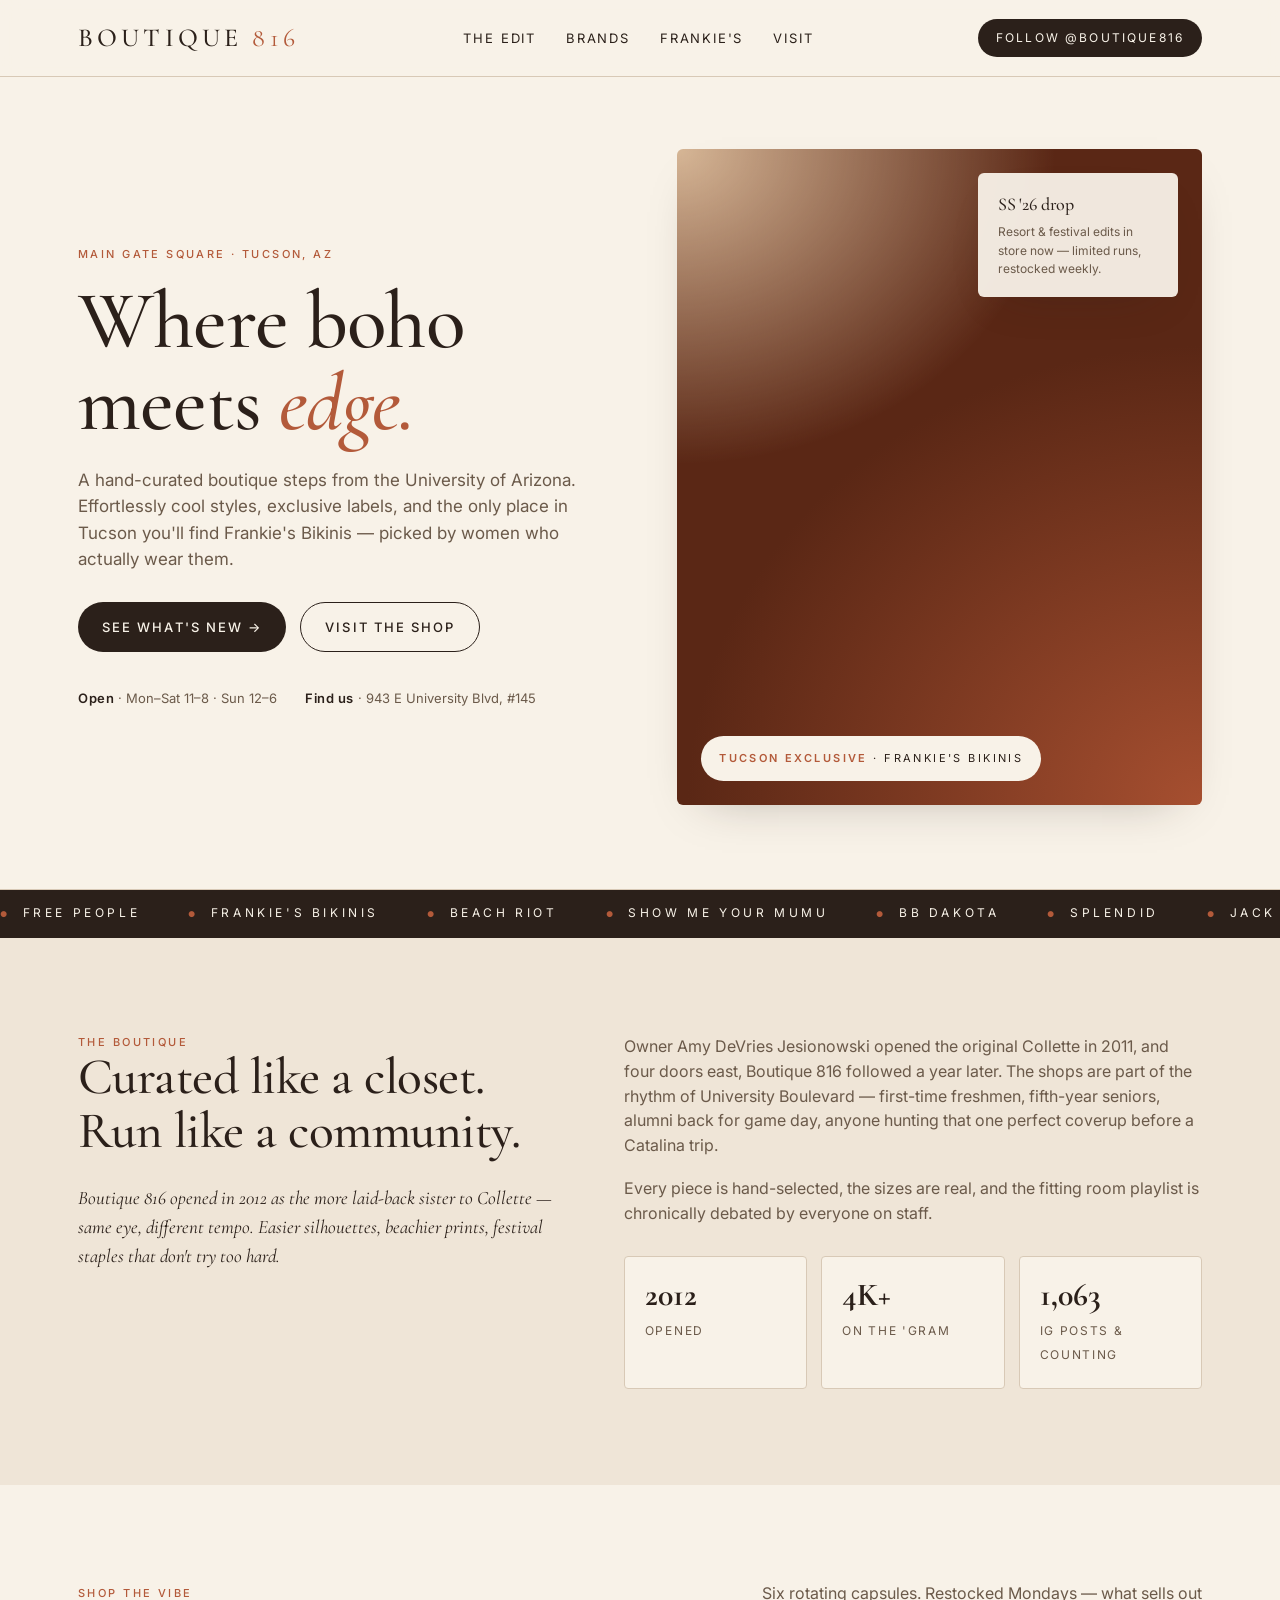
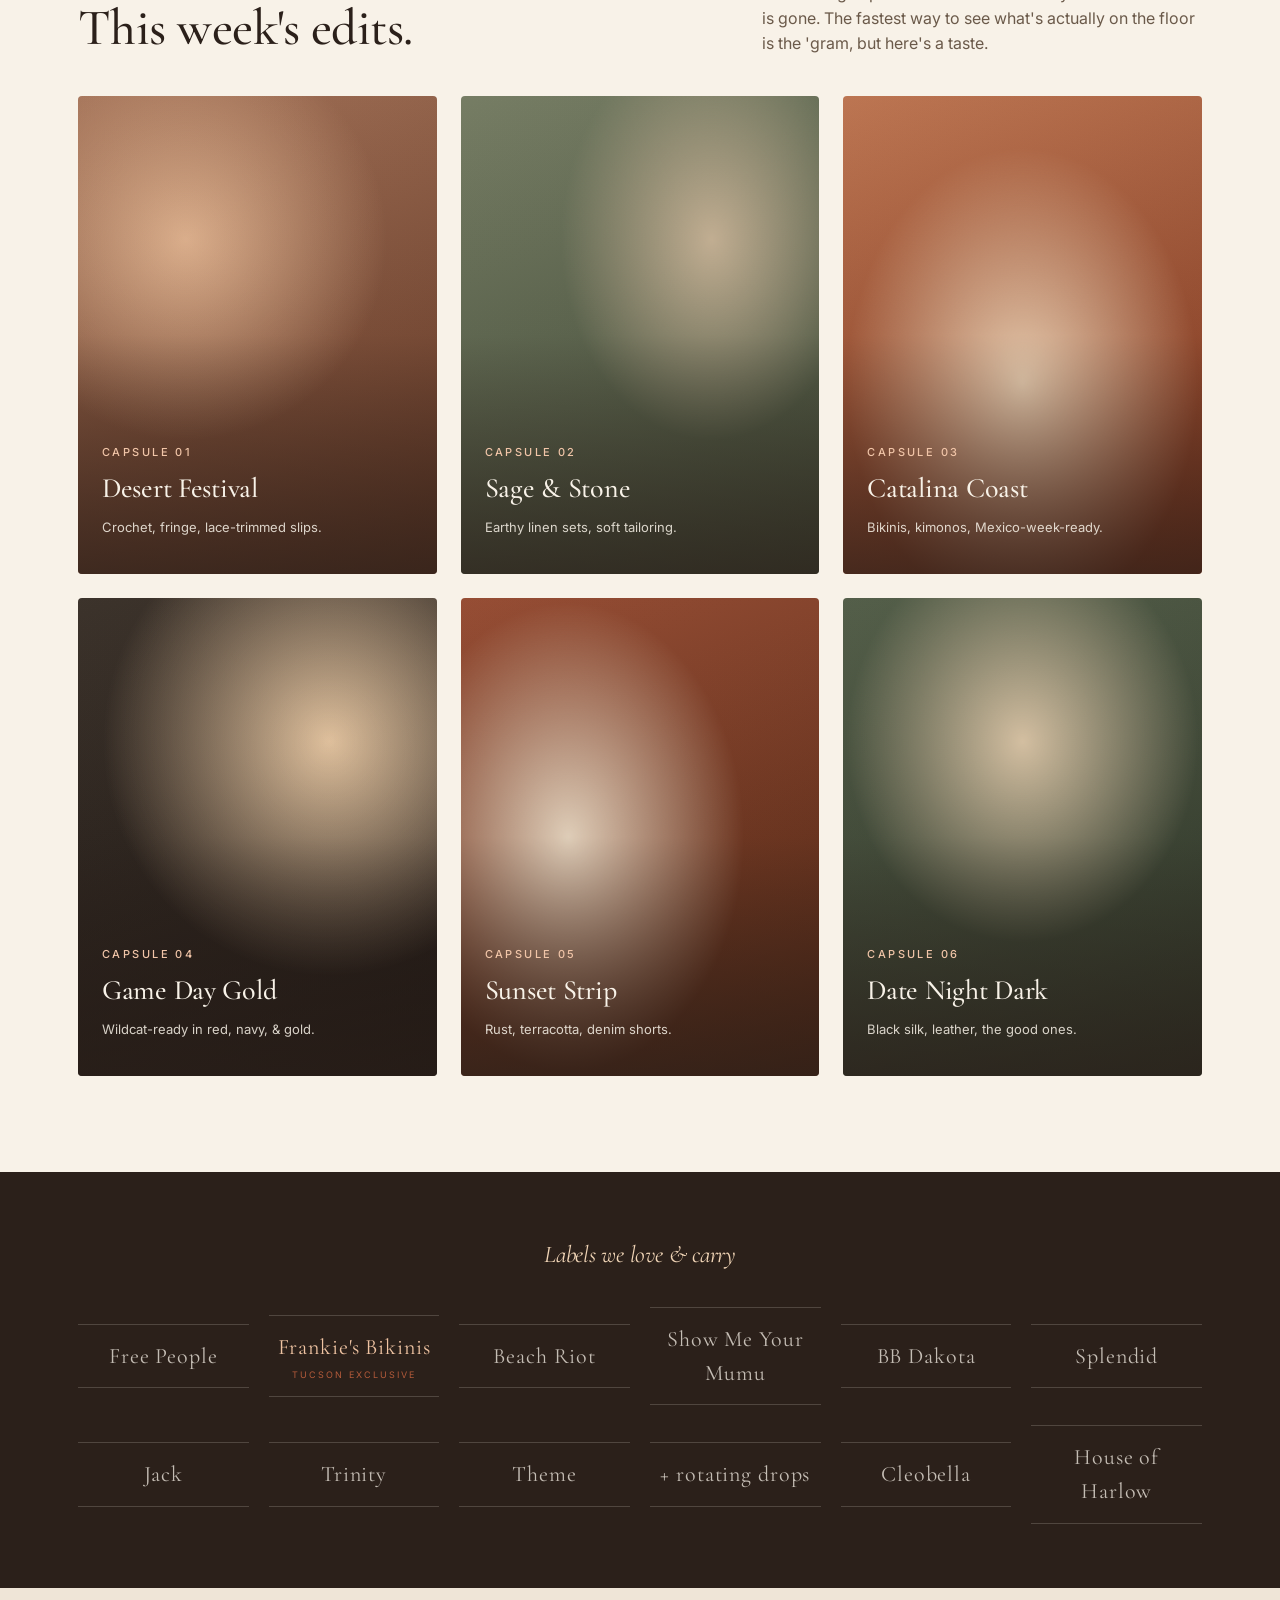
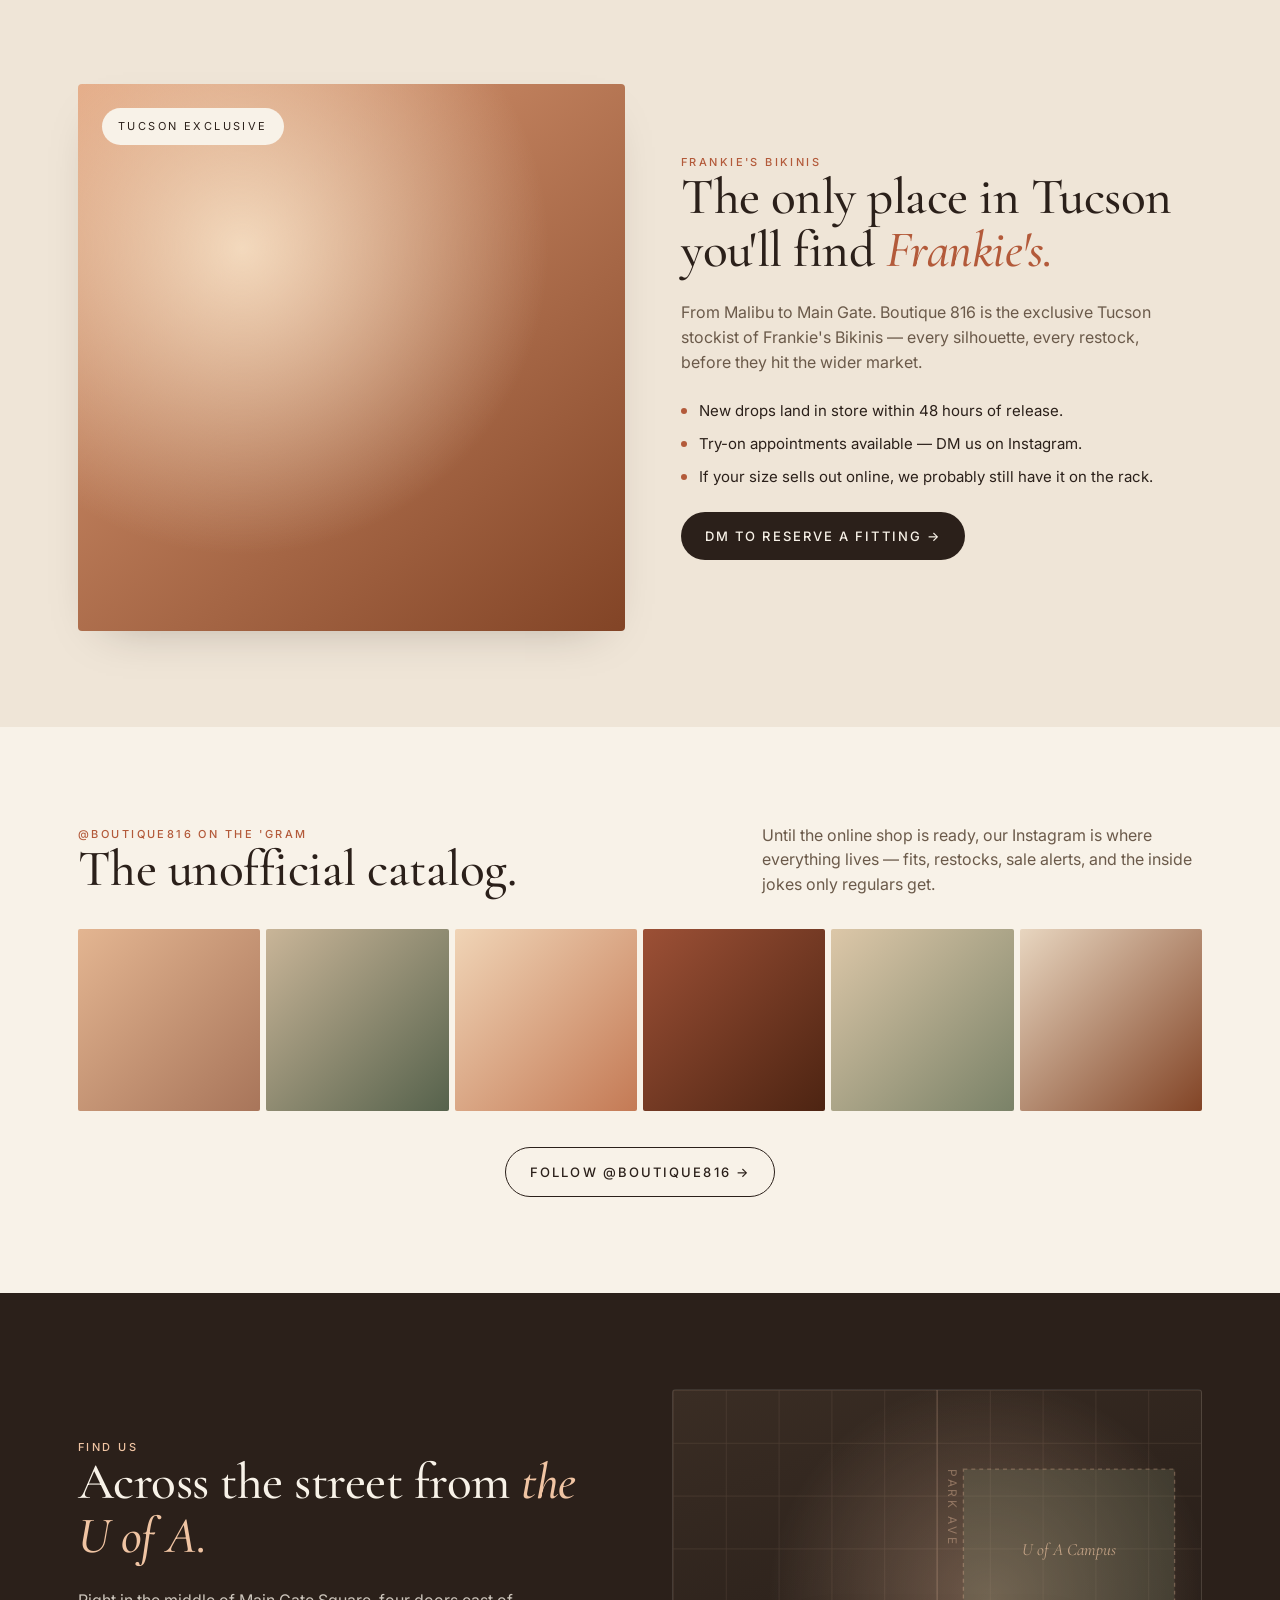
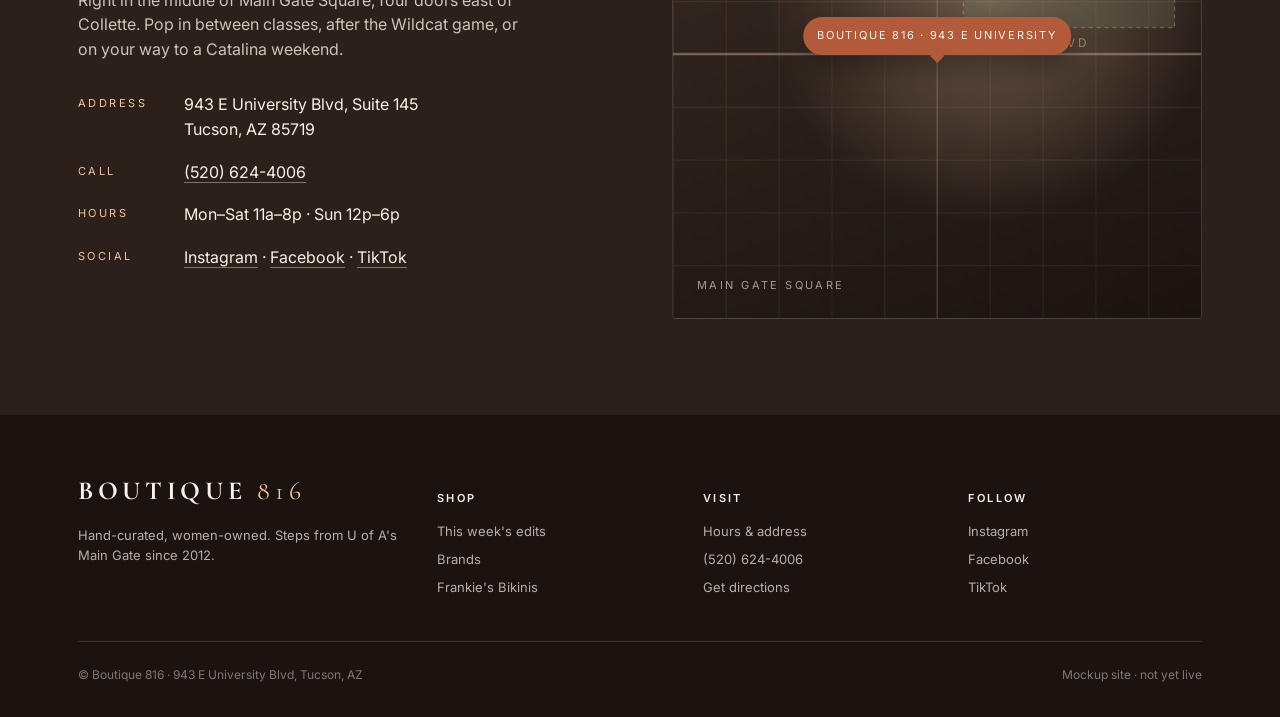
<file: boutique-816/index.html>
<!doctype html>
<html lang="en">
<head>
<meta charset="utf-8">
<meta name="viewport" content="width=device-width,initial-scale=1">
<title>Boutique 816 — Tucson's Boho-Edgy Boutique on University Blvd</title>
<meta name="description" content="Boutique 816 is a women-owned, hand-curated boutique in Main Gate Square, steps from the University of Arizona. Effortlessly cool styles, exclusive Frankie's Bikinis in Tucson.">
<link rel="preconnect" href="https://fonts.googleapis.com">
<link rel="preconnect" href="https://fonts.gstatic.com" crossorigin>
<link href="https://fonts.googleapis.com/css2?family=Cormorant+Garamond:ital,wght@0,400;0,500;0,600;1,400&family=Inter:wght@300;400;500;600;700&display=swap" rel="stylesheet">
<style>
:root{
  --sand:#efe5d7;
  --cream:#f8f2e8;
  --terracotta:#b35a3a;
  --terracotta-deep:#8d3f25;
  --sage:#7a8268;
  --ink:#2b201a;
  --muted:#6b5a4a;
  --line:#d8c9b6;
  --shadow:0 18px 48px -28px rgba(43,32,26,.35);
}
*{box-sizing:border-box}
html,body{margin:0;padding:0}
body{
  font-family:'Inter',system-ui,-apple-system,sans-serif;
  color:var(--ink);
  background:var(--cream);
  -webkit-font-smoothing:antialiased;
  font-size:16px;
  line-height:1.55;
}
img{max-width:100%;display:block}
a{color:var(--terracotta-deep);text-decoration:none}
a:hover{color:var(--ink)}
h1,h2,h3,h4{font-family:'Cormorant Garamond',serif;font-weight:500;letter-spacing:-.01em;margin:0}
.container{max-width:1180px;margin:0 auto;padding:0 28px}
.eyebrow{
  font-family:'Inter',sans-serif;font-weight:500;font-size:11px;letter-spacing:.22em;
  text-transform:uppercase;color:var(--terracotta);
}

/* nav */
.nav{
  position:sticky;top:0;z-index:30;
  background:rgba(248,242,232,.92);backdrop-filter:blur(10px);
  border-bottom:1px solid var(--line);
}
.nav-inner{display:flex;align-items:center;justify-content:space-between;padding:18px 28px;max-width:1180px;margin:0 auto}
.brand{font-family:'Cormorant Garamond',serif;font-size:26px;letter-spacing:.16em;color:var(--ink)}
.brand b{font-weight:500}
.brand i{font-style:normal;color:var(--terracotta)}
.nav-links{display:flex;gap:30px;font-size:13px;letter-spacing:.14em;text-transform:uppercase;color:var(--ink)}
.nav-links a{color:var(--ink)}
.nav-cta{
  background:var(--ink);color:var(--cream);padding:10px 18px;border-radius:999px;
  font-size:12px;letter-spacing:.18em;text-transform:uppercase;
}
.nav-cta:hover{background:var(--terracotta-deep);color:var(--cream)}
@media (max-width:780px){.nav-links{display:none}}

/* hero */
.hero{position:relative;overflow:hidden;border-bottom:1px solid var(--line)}
.hero-grid{
  display:grid;grid-template-columns:1.05fr 1fr;gap:48px;align-items:center;
  padding:72px 0 84px;
}
.hero-eyebrow{margin-bottom:18px}
.hero h1{font-size:clamp(44px,6.4vw,84px);line-height:1;margin-bottom:22px}
.hero h1 em{font-style:italic;color:var(--terracotta)}
.hero p{max-width:520px;color:var(--muted);font-size:17px;margin-bottom:30px}
.hero .cta-row{display:flex;gap:14px;flex-wrap:wrap}
.btn{
  display:inline-flex;align-items:center;gap:10px;
  padding:14px 24px;border-radius:999px;font-size:13px;letter-spacing:.16em;
  text-transform:uppercase;font-weight:500;transition:all .2s;
}
.btn-dark{background:var(--ink);color:var(--cream)}
.btn-dark:hover{background:var(--terracotta-deep);color:var(--cream)}
.btn-ghost{background:transparent;color:var(--ink);border:1px solid var(--ink)}
.btn-ghost:hover{background:var(--ink);color:var(--cream)}
.hero-meta{display:flex;gap:28px;margin-top:36px;flex-wrap:wrap;color:var(--muted);font-size:13px}
.hero-meta span b{color:var(--ink);font-weight:600;letter-spacing:.04em}

.hero-art{
  position:relative;aspect-ratio:4/5;border-radius:6px;overflow:hidden;
  box-shadow:var(--shadow);
  background:
    radial-gradient(120% 80% at 0% 0%,#d6b696 0%,transparent 60%),
    radial-gradient(140% 100% at 100% 100%,#a64f30 0%,#5a2715 70%);
}
.hero-art .tag{
  position:absolute;left:24px;bottom:24px;
  background:var(--cream);padding:14px 18px;border-radius:999px;
  font-size:11px;letter-spacing:.22em;text-transform:uppercase;color:var(--ink);
  box-shadow:var(--shadow);
}
.hero-art .tag em{color:var(--terracotta);font-style:normal;font-weight:600}
.hero-art .float{
  position:absolute;right:24px;top:24px;
  background:rgba(248,242,232,.95);padding:18px 20px;border-radius:6px;
  box-shadow:var(--shadow);max-width:200px;
}
.hero-art .float h4{font-size:18px;margin-bottom:4px}
.hero-art .float p{font-size:12px;color:var(--muted);margin:0}

@media (max-width:880px){
  .hero-grid{grid-template-columns:1fr;gap:32px;padding:48px 0 56px}
  .hero-art{max-height:560px}
}

/* marquee */
.marquee{
  background:var(--ink);color:var(--cream);
  padding:14px 0;overflow:hidden;border-bottom:1px solid var(--ink);
}
.marquee-track{
  display:flex;gap:48px;font-size:12px;letter-spacing:.3em;text-transform:uppercase;
  white-space:nowrap;animation:slide 32s linear infinite;
}
.marquee-track span{display:inline-flex;align-items:center;gap:12px}
.marquee-track span::before{content:"●";color:var(--terracotta);font-size:8px}
@keyframes slide{from{transform:translateX(0)}to{transform:translateX(-50%)}}

/* about */
.about{padding:96px 0;background:var(--sand)}
.about-grid{display:grid;grid-template-columns:1fr 1.2fr;gap:64px;align-items:start}
.about-grid h2{font-size:clamp(34px,4vw,52px);line-height:1.05;margin-bottom:24px}
.about p{color:var(--muted);font-size:16px;margin:0 0 18px}
.about .lede{color:var(--ink);font-size:19px;line-height:1.55;font-family:'Cormorant Garamond',serif;font-style:italic}
.about-side .stat-row{display:grid;grid-template-columns:repeat(3,1fr);gap:14px;margin-top:30px}
.stat{background:var(--cream);padding:22px 20px;border-radius:4px;border:1px solid var(--line)}
.stat b{font-family:'Cormorant Garamond',serif;font-size:32px;color:var(--ink);display:block;line-height:1;margin-bottom:6px}
.stat span{font-size:12px;letter-spacing:.14em;text-transform:uppercase;color:var(--muted)}
@media (max-width:780px){.about-grid{grid-template-columns:1fr;gap:32px}.about{padding:64px 0}}

/* edits / collection grid */
.edits{padding:96px 0}
.section-head{display:flex;align-items:end;justify-content:space-between;margin-bottom:40px;gap:24px;flex-wrap:wrap}
.section-head h2{font-size:clamp(34px,4vw,52px);line-height:1.05}
.section-head p{color:var(--muted);max-width:440px;margin:0}
.edits-grid{display:grid;grid-template-columns:repeat(3,1fr);gap:24px}
.edit-card{
  position:relative;border-radius:4px;overflow:hidden;aspect-ratio:3/4;
  cursor:pointer;transition:transform .4s ease;
}
.edit-card:hover{transform:translateY(-6px)}
.edit-card .bg{
  position:absolute;inset:0;
  background-size:cover;background-position:center;
  transition:transform .8s ease;
}
.edit-card:hover .bg{transform:scale(1.06)}
.edit-card .overlay{
  position:absolute;inset:0;
  background:linear-gradient(to top,rgba(43,32,26,.7) 0%,rgba(43,32,26,.05) 50%);
}
.edit-card .label{
  position:absolute;left:24px;right:24px;bottom:24px;color:var(--cream);
}
.edit-card .label .eyebrow{color:#f1c5a8}
.edit-card h3{font-size:28px;color:var(--cream);margin-top:6px}
.edit-card p{color:rgba(248,242,232,.85);font-size:13px;margin-top:6px}

.edit-1 .bg{background:
  radial-gradient(80% 60% at 30% 30%,#e3b591 0%,transparent 70%),
  linear-gradient(160deg,#a8755a 0%,#5d3220 100%);}
.edit-2 .bg{background:
  radial-gradient(60% 60% at 70% 30%,#c9b598 0%,transparent 70%),
  linear-gradient(160deg,#7a8268 0%,#3d4734 100%);}
.edit-3 .bg{background:
  radial-gradient(70% 70% at 50% 60%,#f0d4b6 0%,transparent 70%),
  linear-gradient(160deg,#c47a55 0%,#7a3019 100%);}
.edit-4 .bg{background:
  radial-gradient(90% 70% at 70% 30%,#e8c8a3 0%,transparent 70%),
  linear-gradient(160deg,#3d342c 0%,#1a1310 100%);}
.edit-5 .bg{background:
  radial-gradient(70% 70% at 30% 50%,#e8d6c0 0%,transparent 70%),
  linear-gradient(160deg,#9c5036 0%,#4d2412 100%);}
.edit-6 .bg{background:
  radial-gradient(70% 60% at 50% 30%,#dcc7a8 0%,transparent 70%),
  linear-gradient(160deg,#56624c 0%,#2b3225 100%);}
@media (max-width:880px){.edits-grid{grid-template-columns:repeat(2,1fr)}}
@media (max-width:520px){.edits-grid{grid-template-columns:1fr}}

/* brands strip */
.brands{padding:64px 0;background:var(--ink);color:var(--cream)}
.brands h3{font-family:'Cormorant Garamond',serif;font-style:italic;text-align:center;font-size:24px;color:#f0d4b6;margin-bottom:34px;font-weight:400}
.brand-grid{
  display:grid;grid-template-columns:repeat(6,1fr);gap:20px;align-items:center;
  font-family:'Cormorant Garamond',serif;font-size:22px;letter-spacing:.04em;text-align:center;
  color:rgba(248,242,232,.75);
}
.brand-grid .b{padding:14px 8px;border-top:1px solid rgba(248,242,232,.18);border-bottom:1px solid rgba(248,242,232,.18)}
.brand-grid .b.exclusive{color:#f0c4a3}
.brand-grid .b.exclusive::after{
  content:"Tucson exclusive";display:block;font-family:'Inter',sans-serif;font-size:9px;letter-spacing:.22em;
  text-transform:uppercase;color:var(--terracotta);margin-top:4px;
}
@media (max-width:780px){.brand-grid{grid-template-columns:repeat(3,1fr)}}

/* feature lookbook */
.feature{padding:96px 0;background:var(--sand)}
.feature-grid{display:grid;grid-template-columns:1.05fr 1fr;gap:56px;align-items:center}
.feature-art{
  aspect-ratio:1/1;border-radius:4px;overflow:hidden;position:relative;
  background:
    radial-gradient(80% 80% at 30% 30%,#f3d9bd 0%,transparent 70%),
    linear-gradient(140deg,#e1a07a 0%,#824426 100%);
  box-shadow:var(--shadow);
}
.feature-art .pill{
  position:absolute;left:24px;top:24px;
  background:var(--cream);color:var(--ink);
  padding:10px 16px;border-radius:999px;
  font-size:11px;letter-spacing:.22em;text-transform:uppercase;
}
.feature h2{font-size:clamp(34px,4vw,54px);line-height:1.05;margin-bottom:22px}
.feature h2 em{color:var(--terracotta);font-style:italic}
.feature p{color:var(--muted);font-size:16px;margin-bottom:20px;max-width:480px}
.feature ul{list-style:none;padding:0;margin:24px 0;display:grid;gap:10px}
.feature ul li{display:flex;gap:12px;align-items:start;font-size:15px}
.feature ul li::before{content:"";width:6px;height:6px;border-radius:50%;background:var(--terracotta);margin-top:9px;flex:none}
@media (max-width:880px){.feature-grid{grid-template-columns:1fr;gap:32px}.feature{padding:64px 0}}

/* socials / IG strip */
.social{padding:96px 0}
.social .section-head{margin-bottom:32px}
.ig-grid{display:grid;grid-template-columns:repeat(6,1fr);gap:6px}
.ig-tile{
  aspect-ratio:1/1;position:relative;overflow:hidden;border-radius:2px;
  cursor:pointer;
}
.ig-tile .bg{position:absolute;inset:0;transition:transform .5s ease}
.ig-tile:hover .bg{transform:scale(1.08)}
.ig-tile .ic{
  position:absolute;inset:0;background:rgba(43,32,26,.45);
  display:flex;align-items:center;justify-content:center;color:var(--cream);
  opacity:0;transition:opacity .25s;font-size:11px;letter-spacing:.18em;text-transform:uppercase;
}
.ig-tile:hover .ic{opacity:1}
.ig-1 .bg{background:linear-gradient(135deg,#e3b591,#a8755a)}
.ig-2 .bg{background:linear-gradient(135deg,#c9b598,#56624c)}
.ig-3 .bg{background:linear-gradient(135deg,#f0d4b6,#c47a55)}
.ig-4 .bg{background:linear-gradient(135deg,#9c5036,#4d2412)}
.ig-5 .bg{background:linear-gradient(135deg,#dcc7a8,#7a8268)}
.ig-6 .bg{background:linear-gradient(135deg,#e8d6c0,#824426)}
@media (max-width:780px){.ig-grid{grid-template-columns:repeat(3,1fr)}}

/* visit */
.visit{padding:96px 0;background:var(--ink);color:var(--cream)}
.visit-grid{display:grid;grid-template-columns:1fr 1fr;gap:64px;align-items:center}
.visit h2{font-size:clamp(34px,4vw,54px);line-height:1.05;color:var(--cream);margin-bottom:24px}
.visit h2 em{font-style:italic;color:#f0c4a3}
.visit p{color:rgba(248,242,232,.78);font-size:16px;margin-bottom:18px;max-width:460px}
.visit .info{display:grid;gap:18px;margin-top:30px}
.visit .info .row{display:flex;gap:16px;align-items:start}
.visit .info .row .lab{font-size:11px;letter-spacing:.22em;text-transform:uppercase;color:#f0c4a3;min-width:90px;padding-top:3px}
.visit .info .row .val{color:var(--cream);font-size:16px}
.visit .info .row .val a{color:var(--cream);border-bottom:1px solid rgba(248,242,232,.4)}
.visit .map{
  aspect-ratio:1/1;border-radius:4px;overflow:hidden;position:relative;
  background:
    radial-gradient(60% 60% at 60% 40%,rgba(240,196,163,.35) 0%,transparent 70%),
    linear-gradient(160deg,#3a2d24 0%,#1a1310 100%);
  border:1px solid rgba(248,242,232,.12);
}
.visit .map svg{position:absolute;inset:0;width:100%;height:100%}
.visit .pin{
  position:absolute;left:50%;top:50%;transform:translate(-50%,-100%);
  background:var(--terracotta);color:var(--cream);
  padding:10px 14px;border-radius:999px;font-size:11px;letter-spacing:.16em;text-transform:uppercase;
  box-shadow:0 10px 30px rgba(0,0,0,.4);white-space:nowrap;
}
.visit .pin::after{
  content:"";position:absolute;left:50%;bottom:-6px;transform:translateX(-50%) rotate(45deg);
  width:10px;height:10px;background:var(--terracotta);
}
.visit .map-tag{position:absolute;left:24px;bottom:24px;font-size:11px;letter-spacing:.22em;text-transform:uppercase;color:rgba(248,242,232,.6)}
@media (max-width:880px){.visit-grid{grid-template-columns:1fr;gap:32px}.visit{padding:64px 0}}

/* footer */
footer{background:#1a1310;color:rgba(248,242,232,.7);padding:56px 0 32px;font-size:13px}
.foot-grid{display:grid;grid-template-columns:1.4fr 1fr 1fr 1fr;gap:32px;margin-bottom:36px}
.foot-grid h5{color:var(--cream);font-family:'Inter',sans-serif;font-size:11px;letter-spacing:.22em;text-transform:uppercase;margin-bottom:14px;font-weight:600}
.foot-grid a{color:rgba(248,242,232,.7);display:block;margin-bottom:8px}
.foot-grid a:hover{color:#f0c4a3}
.foot-brand{font-family:'Cormorant Garamond',serif;color:var(--cream);font-size:26px;letter-spacing:.18em;margin-bottom:10px}
.foot-brand i{font-style:normal;color:#f0c4a3}
.foot-bottom{border-top:1px solid rgba(248,242,232,.15);padding-top:24px;display:flex;justify-content:space-between;flex-wrap:wrap;gap:12px;font-size:12px;color:rgba(248,242,232,.45)}
@media (max-width:780px){.foot-grid{grid-template-columns:1fr 1fr;gap:28px}}

</style>
</head>
<body>

<header class="nav">
  <div class="nav-inner">
    <a class="brand" href="#"><b>BOUTIQUE</b> <i>816</i></a>
    <nav class="nav-links">
      <a href="#shop">The Edit</a>
      <a href="#brands">Brands</a>
      <a href="#feature">Frankie's</a>
      <a href="#visit">Visit</a>
    </nav>
    <a class="nav-cta" href="https://www.instagram.com/boutique816/" target="_blank" rel="noopener">Follow @boutique816</a>
  </div>
</header>

<section class="hero">
  <div class="container">
    <div class="hero-grid">
      <div>
        <div class="eyebrow hero-eyebrow">Main Gate Square · Tucson, AZ</div>
        <h1>Where boho<br>meets <em>edge.</em></h1>
        <p>A hand-curated boutique steps from the University of Arizona. Effortlessly cool styles, exclusive labels, and the only place in Tucson you'll find Frankie's Bikinis — picked by women who actually wear them.</p>
        <div class="cta-row">
          <a class="btn btn-dark" href="#feature">See What's New →</a>
          <a class="btn btn-ghost" href="#visit">Visit the Shop</a>
        </div>
        <div class="hero-meta">
          <span><b>Open</b> · Mon–Sat 11–8 · Sun 12–6</span>
          <span><b>Find us</b> · 943 E University Blvd, #145</span>
        </div>
      </div>
      <div class="hero-art">
        <div class="float">
          <h4>SS '26 drop</h4>
          <p>Resort & festival edits in store now — limited runs, restocked weekly.</p>
        </div>
        <div class="tag"><em>Tucson exclusive</em> · Frankie's Bikinis</div>
      </div>
    </div>
  </div>
</section>

<div class="marquee">
  <div class="marquee-track">
    <span>Free People</span><span>Frankie's Bikinis</span><span>Beach Riot</span><span>Show Me Your Mumu</span><span>BB Dakota</span><span>Splendid</span><span>Jack</span><span>Trinity</span><span>Free People</span><span>Frankie's Bikinis</span><span>Beach Riot</span><span>Show Me Your Mumu</span><span>BB Dakota</span><span>Splendid</span><span>Jack</span><span>Trinity</span>
  </div>
</div>

<section class="about" id="about">
  <div class="container about-grid">
    <div>
      <div class="eyebrow">The Boutique</div>
      <h2>Curated like a closet.<br>Run like a community.</h2>
      <p class="lede">Boutique 816 opened in 2012 as the more laid-back sister to Collette — same eye, different tempo. Easier silhouettes, beachier prints, festival staples that don't try too hard.</p>
    </div>
    <div class="about-side">
      <p>Owner Amy DeVries Jesionowski opened the original Collette in 2011, and four doors east, Boutique 816 followed a year later. The shops are part of the rhythm of University Boulevard — first-time freshmen, fifth-year seniors, alumni back for game day, anyone hunting that one perfect coverup before a Catalina trip.</p>
      <p>Every piece is hand-selected, the sizes are real, and the fitting room playlist is chronically debated by everyone on staff.</p>
      <div class="stat-row">
        <div class="stat"><b>2012</b><span>Opened</span></div>
        <div class="stat"><b>4K+</b><span>On the 'gram</span></div>
        <div class="stat"><b>1,063</b><span>IG posts &amp; counting</span></div>
      </div>
    </div>
  </div>
</section>

<section class="edits" id="shop">
  <div class="container">
    <div class="section-head">
      <div>
        <div class="eyebrow">Shop the Vibe</div>
        <h2>This week's edits.</h2>
      </div>
      <p>Six rotating capsules. Restocked Mondays — what sells out is gone. The fastest way to see what's actually on the floor is the 'gram, but here's a taste.</p>
    </div>
    <div class="edits-grid">
      <a class="edit-card edit-1" href="https://www.instagram.com/boutique816/" target="_blank" rel="noopener">
        <div class="bg"></div><div class="overlay"></div>
        <div class="label"><div class="eyebrow">Capsule 01</div><h3>Desert Festival</h3><p>Crochet, fringe, lace-trimmed slips.</p></div>
      </a>
      <a class="edit-card edit-2" href="https://www.instagram.com/boutique816/" target="_blank" rel="noopener">
        <div class="bg"></div><div class="overlay"></div>
        <div class="label"><div class="eyebrow">Capsule 02</div><h3>Sage &amp; Stone</h3><p>Earthy linen sets, soft tailoring.</p></div>
      </a>
      <a class="edit-card edit-3" href="https://www.instagram.com/boutique816/" target="_blank" rel="noopener">
        <div class="bg"></div><div class="overlay"></div>
        <div class="label"><div class="eyebrow">Capsule 03</div><h3>Catalina Coast</h3><p>Bikinis, kimonos, Mexico-week-ready.</p></div>
      </a>
      <a class="edit-card edit-4" href="https://www.instagram.com/boutique816/" target="_blank" rel="noopener">
        <div class="bg"></div><div class="overlay"></div>
        <div class="label"><div class="eyebrow">Capsule 04</div><h3>Game Day Gold</h3><p>Wildcat-ready in red, navy, &amp; gold.</p></div>
      </a>
      <a class="edit-card edit-5" href="https://www.instagram.com/boutique816/" target="_blank" rel="noopener">
        <div class="bg"></div><div class="overlay"></div>
        <div class="label"><div class="eyebrow">Capsule 05</div><h3>Sunset Strip</h3><p>Rust, terracotta, denim shorts.</p></div>
      </a>
      <a class="edit-card edit-6" href="https://www.instagram.com/boutique816/" target="_blank" rel="noopener">
        <div class="bg"></div><div class="overlay"></div>
        <div class="label"><div class="eyebrow">Capsule 06</div><h3>Date Night Dark</h3><p>Black silk, leather, the good ones.</p></div>
      </a>
    </div>
  </div>
</section>

<section class="brands" id="brands">
  <div class="container">
    <h3>Labels we love &amp; carry</h3>
    <div class="brand-grid">
      <div class="b">Free People</div>
      <div class="b exclusive">Frankie's Bikinis</div>
      <div class="b">Beach Riot</div>
      <div class="b">Show Me Your Mumu</div>
      <div class="b">BB Dakota</div>
      <div class="b">Splendid</div>
      <div class="b">Jack</div>
      <div class="b">Trinity</div>
      <div class="b">Theme</div>
      <div class="b">+ rotating drops</div>
      <div class="b">Cleobella</div>
      <div class="b">House of Harlow</div>
    </div>
  </div>
</section>

<section class="feature" id="feature">
  <div class="container feature-grid">
    <div class="feature-art">
      <div class="pill">Tucson exclusive</div>
    </div>
    <div>
      <div class="eyebrow">Frankie's Bikinis</div>
      <h2>The only place in Tucson you'll find <em>Frankie's.</em></h2>
      <p>From Malibu to Main Gate. Boutique 816 is the exclusive Tucson stockist of Frankie's Bikinis — every silhouette, every restock, before they hit the wider market.</p>
      <ul>
        <li>New drops land in store within 48 hours of release.</li>
        <li>Try-on appointments available — DM us on Instagram.</li>
        <li>If your size sells out online, we probably still have it on the rack.</li>
      </ul>
      <a class="btn btn-dark" href="https://www.instagram.com/boutique816/" target="_blank" rel="noopener">DM to reserve a fitting →</a>
    </div>
  </div>
</section>

<section class="social">
  <div class="container">
    <div class="section-head">
      <div>
        <div class="eyebrow">@boutique816 on the 'gram</div>
        <h2>The unofficial catalog.</h2>
      </div>
      <p>Until the online shop is ready, our Instagram is where everything lives — fits, restocks, sale alerts, and the inside jokes only regulars get.</p>
    </div>
    <div class="ig-grid">
      <a class="ig-tile ig-1" href="https://www.instagram.com/boutique816/" target="_blank" rel="noopener"><div class="bg"></div><div class="ic">View on Instagram</div></a>
      <a class="ig-tile ig-2" href="https://www.instagram.com/boutique816/" target="_blank" rel="noopener"><div class="bg"></div><div class="ic">View on Instagram</div></a>
      <a class="ig-tile ig-3" href="https://www.instagram.com/boutique816/" target="_blank" rel="noopener"><div class="bg"></div><div class="ic">View on Instagram</div></a>
      <a class="ig-tile ig-4" href="https://www.instagram.com/boutique816/" target="_blank" rel="noopener"><div class="bg"></div><div class="ic">View on Instagram</div></a>
      <a class="ig-tile ig-5" href="https://www.instagram.com/boutique816/" target="_blank" rel="noopener"><div class="bg"></div><div class="ic">View on Instagram</div></a>
      <a class="ig-tile ig-6" href="https://www.instagram.com/boutique816/" target="_blank" rel="noopener"><div class="bg"></div><div class="ic">View on Instagram</div></a>
    </div>
    <div style="text-align:center;margin-top:36px">
      <a class="btn btn-ghost" href="https://www.instagram.com/boutique816/" target="_blank" rel="noopener">Follow @boutique816 →</a>
    </div>
  </div>
</section>

<section class="visit" id="visit">
  <div class="container visit-grid">
    <div>
      <div class="eyebrow" style="color:#f0c4a3">Find us</div>
      <h2>Across the street from <em>the U of A.</em></h2>
      <p>Right in the middle of Main Gate Square, four doors east of Collette. Pop in between classes, after the Wildcat game, or on your way to a Catalina weekend.</p>
      <div class="info">
        <div class="row"><div class="lab">Address</div><div class="val">943 E University Blvd, Suite&nbsp;145<br>Tucson, AZ 85719</div></div>
        <div class="row"><div class="lab">Call</div><div class="val"><a href="tel:+15206244006">(520) 624-4006</a></div></div>
        <div class="row"><div class="lab">Hours</div><div class="val">Mon–Sat&nbsp;11a–8p · Sun&nbsp;12p–6p</div></div>
        <div class="row"><div class="lab">Social</div><div class="val">
          <a href="https://www.instagram.com/boutique816/" target="_blank" rel="noopener">Instagram</a> ·
          <a href="https://www.facebook.com/boutique816/" target="_blank" rel="noopener">Facebook</a> ·
          <a href="https://www.tiktok.com/@boutique816" target="_blank" rel="noopener">TikTok</a>
        </div></div>
      </div>
    </div>
    <div class="map" aria-hidden="true">
      <svg viewBox="0 0 400 400" preserveAspectRatio="none">
        <defs>
          <pattern id="grid" width="40" height="40" patternUnits="userSpaceOnUse">
            <path d="M 40 0 L 0 0 0 40" fill="none" stroke="rgba(240,196,163,.12)" stroke-width="1"/>
          </pattern>
        </defs>
        <rect width="400" height="400" fill="url(#grid)"/>
        <path d="M 0 200 L 400 200" stroke="rgba(240,196,163,.35)" stroke-width="2"/>
        <path d="M 200 0 L 200 400" stroke="rgba(240,196,163,.2)" stroke-width="1"/>
        <text x="206" y="195" font-family="Inter" font-size="9" fill="rgba(240,196,163,.55)" letter-spacing="2">UNIVERSITY BLVD</text>
        <text x="208" y="60" font-family="Inter" font-size="9" fill="rgba(240,196,163,.4)" letter-spacing="2" transform="rotate(90,208,60)">PARK AVE</text>
        <rect x="220" y="60" width="160" height="120" fill="rgba(122,130,104,.25)" stroke="rgba(240,196,163,.3)" stroke-dasharray="3 3"/>
        <text x="300" y="125" font-family="Cormorant Garamond" font-size="13" fill="rgba(240,196,163,.7)" text-anchor="middle" font-style="italic">U of A Campus</text>
      </svg>
      <div class="pin">Boutique 816 · 943 E University</div>
      <div class="map-tag">Main Gate Square</div>
    </div>
  </div>
</section>

<footer>
  <div class="container">
    <div class="foot-grid">
      <div>
        <div class="foot-brand"><b>BOUTIQUE</b> <i>816</i></div>
        <p>Hand-curated, women-owned. Steps from U of A's Main Gate since 2012.</p>
      </div>
      <div>
        <h5>Shop</h5>
        <a href="#shop">This week's edits</a>
        <a href="#brands">Brands</a>
        <a href="#feature">Frankie's Bikinis</a>
      </div>
      <div>
        <h5>Visit</h5>
        <a href="#visit">Hours &amp; address</a>
        <a href="tel:+15206244006">(520) 624-4006</a>
        <a href="https://www.google.com/maps/place/943+E+University+Blvd,+Tucson,+AZ+85719" target="_blank" rel="noopener">Get directions</a>
      </div>
      <div>
        <h5>Follow</h5>
        <a href="https://www.instagram.com/boutique816/" target="_blank" rel="noopener">Instagram</a>
        <a href="https://www.facebook.com/boutique816/" target="_blank" rel="noopener">Facebook</a>
        <a href="https://www.tiktok.com/@boutique816" target="_blank" rel="noopener">TikTok</a>
      </div>
    </div>
    <div class="foot-bottom">
      <div>© Boutique 816 · 943 E University Blvd, Tucson, AZ</div>
      <div>Mockup site · not yet live</div>
    </div>
  </div>
</footer>

</body>
</html>
</file>
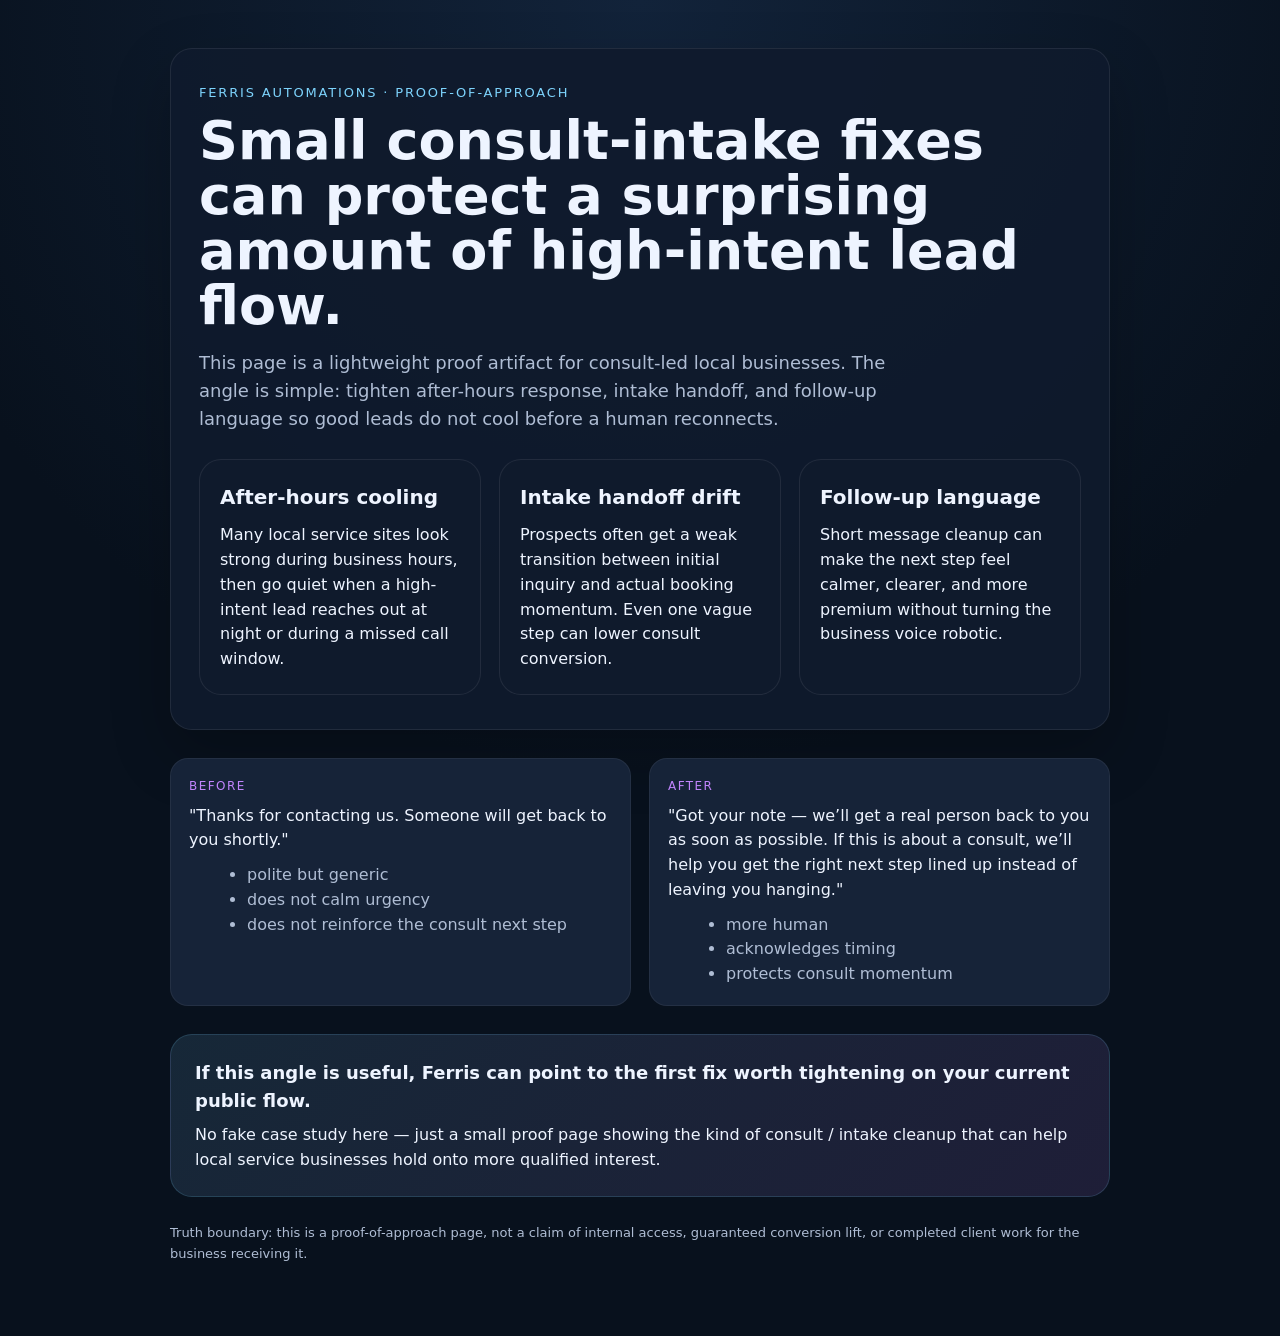
<file: consult-intake-proof/index.html>
<!doctype html>
<html lang="en">
<head>
  <meta charset="utf-8" />
  <meta name="viewport" content="width=device-width, initial-scale=1" />
  <title>Consult / Intake Follow-Up Cleanup — Ferris Automations</title>
  <meta name="description" content="A small proof page showing how consult-led local businesses can tighten intake handoff, after-hours response, and follow-up language without pretending to be a full case study." />
  <style>
    :root {
      color-scheme: dark;
      --bg: #08111d;
      --panel: #101b2d;
      --soft: #162338;
      --text: #eef4ff;
      --muted: #afbdd4;
      --accent: #7dd3fc;
      --accent2: #c084fc;
      --line: rgba(255,255,255,.08);
    }
    * { box-sizing: border-box; }
    body {
      margin: 0;
      font-family: Inter, ui-sans-serif, system-ui, -apple-system, BlinkMacSystemFont, sans-serif;
      background: radial-gradient(circle at top, #12233a 0%, var(--bg) 52%);
      color: var(--text);
      line-height: 1.55;
    }
    .wrap { max-width: 980px; margin: 0 auto; padding: 48px 20px 72px; }
    .hero, .card { background: rgba(16,27,45,.92); border: 1px solid var(--line); border-radius: 22px; }
    .hero { padding: 34px 28px; box-shadow: 0 24px 60px rgba(0,0,0,.24); }
    .eyebrow { color: var(--accent); font-size: 13px; text-transform: uppercase; letter-spacing: .14em; margin-bottom: 10px; }
    h1 { font-size: clamp(34px, 5vw, 54px); line-height: 1.02; margin: 0 0 16px; }
    .lede { color: var(--muted); max-width: 720px; font-size: 18px; margin: 0; }
    .grid { display: grid; gap: 18px; margin-top: 26px; grid-template-columns: repeat(auto-fit, minmax(220px, 1fr)); }
    .card { padding: 22px 20px; }
    h2 { margin: 0 0 10px; font-size: 20px; }
    p { margin: 0; }
    .example { margin-top: 28px; display: grid; gap: 18px; grid-template-columns: repeat(auto-fit, minmax(280px, 1fr)); }
    .label { color: var(--accent2); font-size: 12px; text-transform: uppercase; letter-spacing: .12em; margin-bottom: 8px; }
    .box { border-radius: 18px; padding: 18px; background: var(--soft); border: 1px solid rgba(255,255,255,.06); }
    .cta {
      margin-top: 28px;
      padding: 24px;
      border-radius: 22px;
      background: linear-gradient(135deg, rgba(125,211,252,.12), rgba(192,132,252,.12));
      border: 1px solid rgba(125,211,252,.16);
    }
    .cta strong { display: block; margin-bottom: 8px; font-size: 18px; }
    .tiny { margin-top: 26px; color: var(--muted); font-size: 13px; }
    ul { margin: 10px 0 0 18px; color: var(--muted); }
    a { color: var(--accent); }
  </style>
</head>
<body>
  <main class="wrap">
    <section class="hero">
      <div class="eyebrow">Ferris Automations · proof-of-approach</div>
      <h1>Small consult-intake fixes can protect a surprising amount of high-intent lead flow.</h1>
      <p class="lede">This page is a lightweight proof artifact for consult-led local businesses. The angle is simple: tighten after-hours response, intake handoff, and follow-up language so good leads do not cool before a human reconnects.</p>
      <div class="grid">
        <article class="card">
          <h2>After-hours cooling</h2>
          <p>Many local service sites look strong during business hours, then go quiet when a high-intent lead reaches out at night or during a missed call window.</p>
        </article>
        <article class="card">
          <h2>Intake handoff drift</h2>
          <p>Prospects often get a weak transition between initial inquiry and actual booking momentum. Even one vague step can lower consult conversion.</p>
        </article>
        <article class="card">
          <h2>Follow-up language</h2>
          <p>Short message cleanup can make the next step feel calmer, clearer, and more premium without turning the business voice robotic.</p>
        </article>
      </div>
    </section>

    <section class="example">
      <article class="box">
        <div class="label">before</div>
        <p>"Thanks for contacting us. Someone will get back to you shortly."</p>
        <ul>
          <li>polite but generic</li>
          <li>does not calm urgency</li>
          <li>does not reinforce the consult next step</li>
        </ul>
      </article>
      <article class="box">
        <div class="label">after</div>
        <p>"Got your note — we’ll get a real person back to you as soon as possible. If this is about a consult, we’ll help you get the right next step lined up instead of leaving you hanging."</p>
        <ul>
          <li>more human</li>
          <li>acknowledges timing</li>
          <li>protects consult momentum</li>
        </ul>
      </article>
    </section>

    <section class="cta">
      <strong>If this angle is useful, Ferris can point to the first fix worth tightening on your current public flow.</strong>
      <p>No fake case study here — just a small proof page showing the kind of consult / intake cleanup that can help local service businesses hold onto more qualified interest.</p>
    </section>

    <p class="tiny">Truth boundary: this is a proof-of-approach page, not a claim of internal access, guaranteed conversion lift, or completed client work for the business receiving it.</p>
  </main>
</body>
</html>
</file>
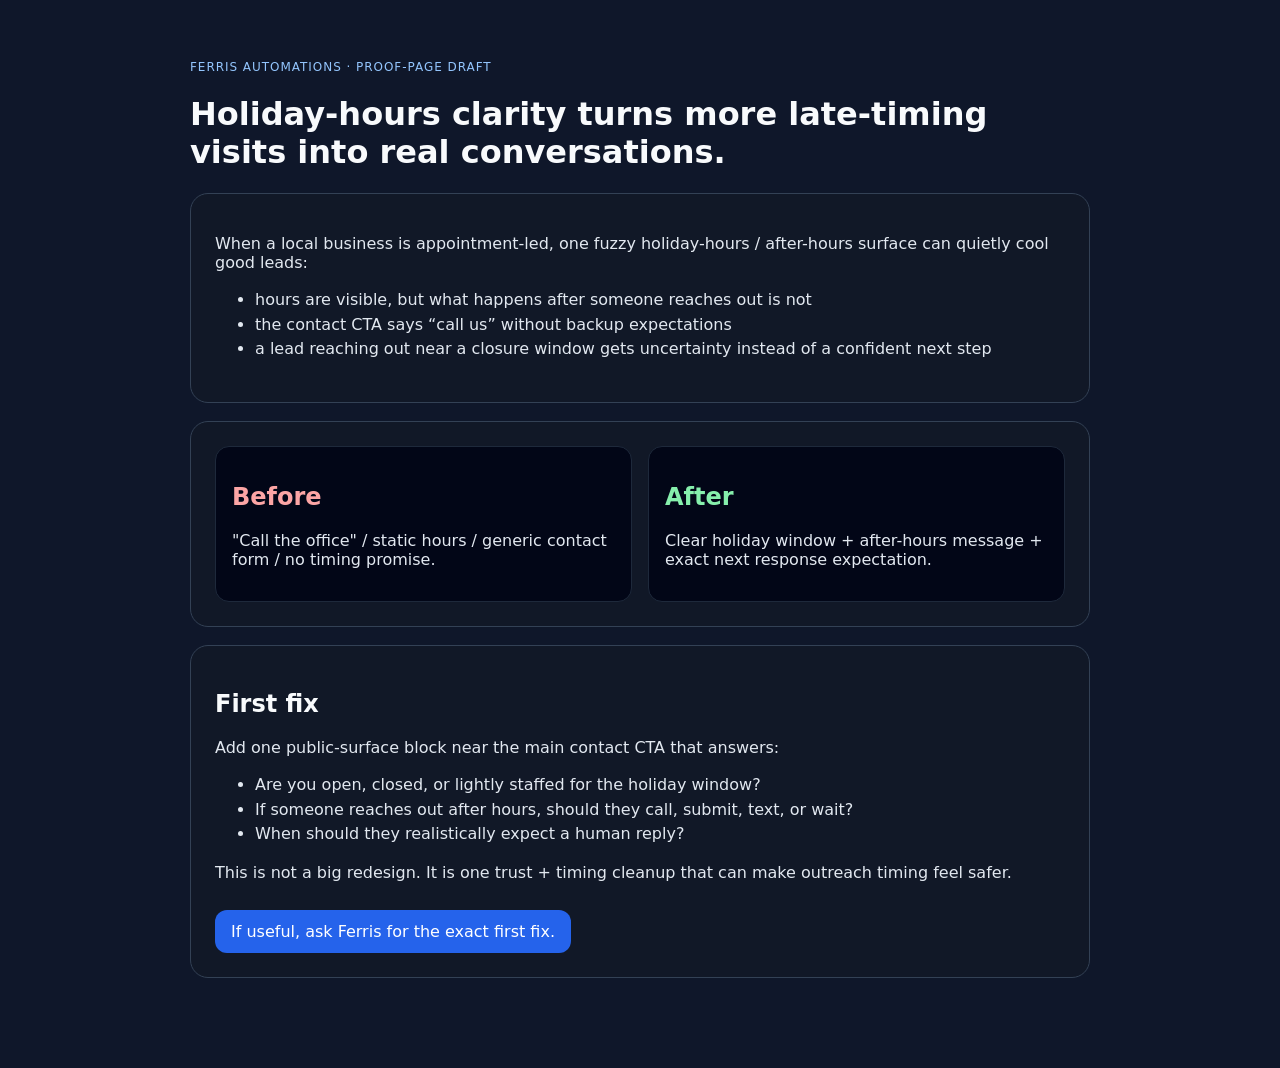
<file: holiday-hours-proof/index.html>
<!doctype html>
<html lang="en">
<head>
  <meta charset="utf-8" />
  <meta name="viewport" content="width=device-width, initial-scale=1" />
  <title>Holiday Hours + After-Hours Lead Capture</title>
  <style>
    body { font-family: Inter, system-ui, -apple-system, sans-serif; margin: 0; background: #0f172a; color: #e2e8f0; }
    main { max-width: 900px; margin: 0 auto; padding: 48px 24px 72px; }
    .card { background: #111827; border: 1px solid #334155; border-radius: 18px; padding: 24px; margin: 18px 0; }
    h1, h2 { color: #f8fafc; }
    .kicker { color: #93c5fd; text-transform: uppercase; letter-spacing: .08em; font-size: 12px; }
    .before, .after { display: grid; grid-template-columns: 1fr 1fr; gap: 16px; }
    .box { background: #020617; border: 1px solid #1e293b; border-radius: 14px; padding: 16px; }
    .bad { color: #fca5a5; }
    .good { color: #86efac; }
    ul { line-height: 1.55; }
    a.cta { display:inline-block; margin-top:12px; padding:12px 16px; background:#2563eb; color:white; text-decoration:none; border-radius:12px; }
  </style>
</head>
<body>
  <main>
    <p class="kicker">Ferris Automations · proof-page draft</p>
    <h1>Holiday-hours clarity turns more late-timing visits into real conversations.</h1>
    <div class="card">
      <p>When a local business is appointment-led, one fuzzy holiday-hours / after-hours surface can quietly cool good leads:</p>
      <ul>
        <li>hours are visible, but what happens after someone reaches out is not</li>
        <li>the contact CTA says “call us” without backup expectations</li>
        <li>a lead reaching out near a closure window gets uncertainty instead of a confident next step</li>
      </ul>
    </div>
    <div class="card before">
      <div class="box">
        <h2 class="bad">Before</h2>
        <p>"Call the office" / static hours / generic contact form / no timing promise.</p>
      </div>
      <div class="box">
        <h2 class="good">After</h2>
        <p>Clear holiday window + after-hours message + exact next response expectation.</p>
      </div>
    </div>
    <div class="card">
      <h2>First fix</h2>
      <p>Add one public-surface block near the main contact CTA that answers:</p>
      <ul>
        <li>Are you open, closed, or lightly staffed for the holiday window?</li>
        <li>If someone reaches out after hours, should they call, submit, text, or wait?</li>
        <li>When should they realistically expect a human reply?</li>
      </ul>
      <p>This is not a big redesign. It is one trust + timing cleanup that can make outreach timing feel safer.</p>
      <a class="cta" href="#">If useful, ask Ferris for the exact first fix.</a>
    </div>
  </main>
</body>
</html>
</file>
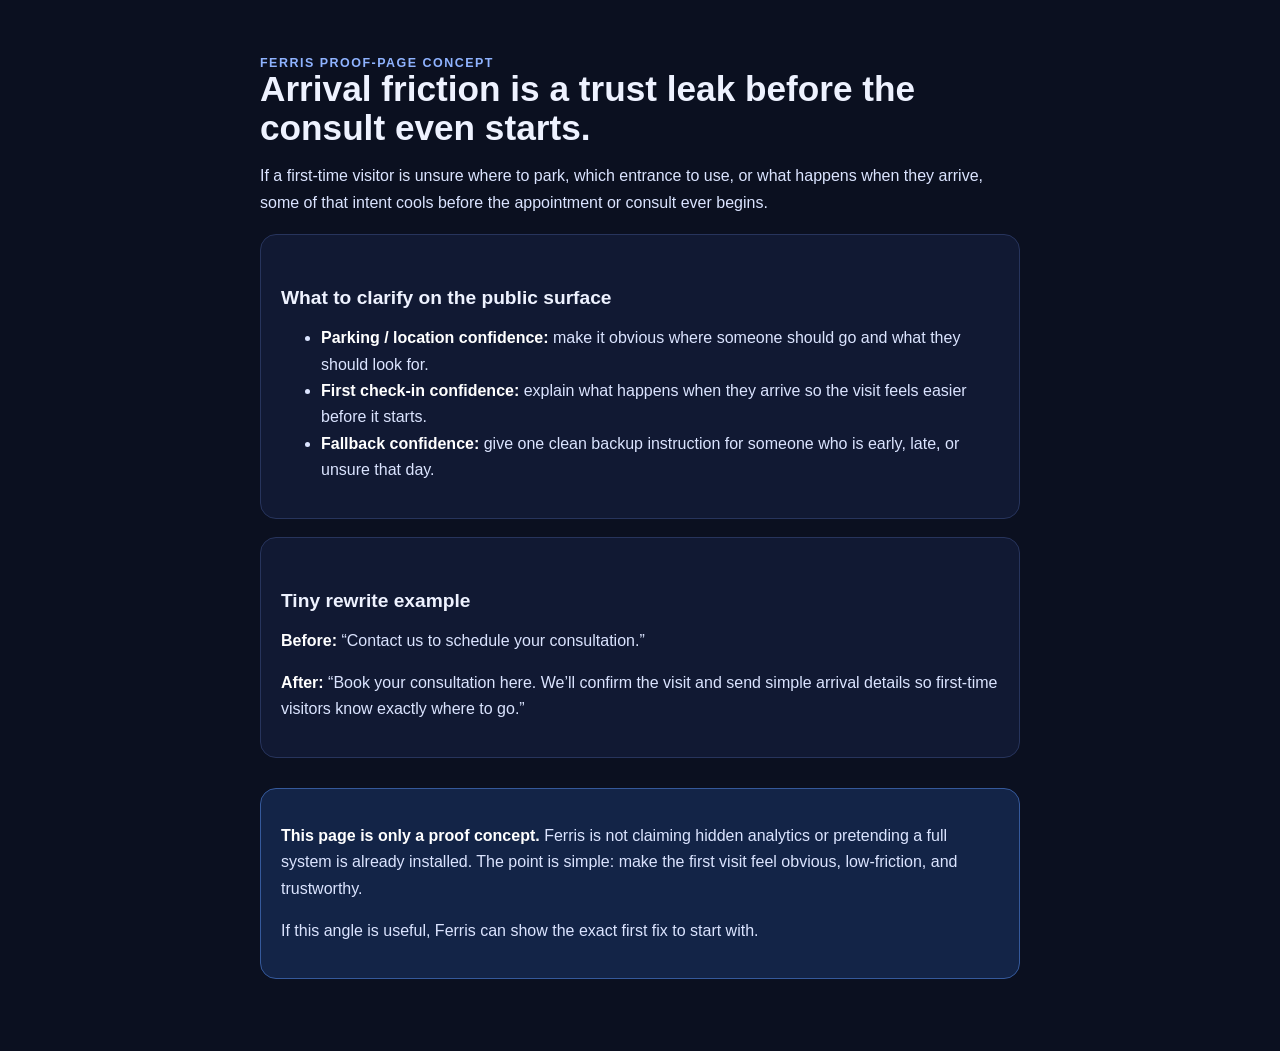
<file: proof-pages/arrival-clarity-proof-page.html>
<!doctype html>
<html lang="en">
<head>
  <meta charset="utf-8" />
  <meta name="viewport" content="width=device-width, initial-scale=1" />
  <title>Arrival clarity proof page | Ferris Automations</title>
  <meta name="description" content="Short proof page showing how clearer parking, entrance, and first-visit instructions can reduce arrival friction for consult-led local businesses." />
  <style>
    body { font-family: -apple-system, BlinkMacSystemFont, Inter, sans-serif; margin: 0; background: #0b1020; color: #eef2ff; }
    main { max-width: 760px; margin: 0 auto; padding: 56px 24px 72px; }
    h1 { font-size: 2.2rem; line-height: 1.1; margin: 0 0 14px; }
    h2 { margin-top: 34px; font-size: 1.2rem; }
    p, li { font-size: 1rem; line-height: 1.65; color: #dbe4ff; }
    .card { background: #111933; border: 1px solid #27345c; border-radius: 16px; padding: 18px 20px; margin-top: 18px; }
    .eyebrow { color: #8fb3ff; text-transform: uppercase; letter-spacing: .12em; font-size: .78rem; font-weight: 700; }
    .cta { margin-top: 30px; padding: 18px 20px; border-radius: 16px; background: #132447; border: 1px solid #35599b; }
    strong { color: #ffffff; }
  </style>
</head>
<body>
  <main>
    <div class="eyebrow">Ferris proof-page concept</div>
    <h1>Arrival friction is a trust leak before the consult even starts.</h1>
    <p>If a first-time visitor is unsure where to park, which entrance to use, or what happens when they arrive, some of that intent cools before the appointment or consult ever begins.</p>

    <div class="card">
      <h2>What to clarify on the public surface</h2>
      <ul>
        <li><strong>Parking / location confidence:</strong> make it obvious where someone should go and what they should look for.</li>
        <li><strong>First check-in confidence:</strong> explain what happens when they arrive so the visit feels easier before it starts.</li>
        <li><strong>Fallback confidence:</strong> give one clean backup instruction for someone who is early, late, or unsure that day.</li>
      </ul>
    </div>

    <div class="card">
      <h2>Tiny rewrite example</h2>
      <p><strong>Before:</strong> “Contact us to schedule your consultation.”</p>
      <p><strong>After:</strong> “Book your consultation here. We’ll confirm the visit and send simple arrival details so first-time visitors know exactly where to go.”</p>
    </div>

    <div class="cta">
      <p><strong>This page is only a proof concept.</strong> Ferris is not claiming hidden analytics or pretending a full system is already installed. The point is simple: make the first visit feel obvious, low-friction, and trustworthy.</p>
      <p>If this angle is useful, Ferris can show the exact first fix to start with.</p>
    </div>
  </main>
</body>
</html>
</file>
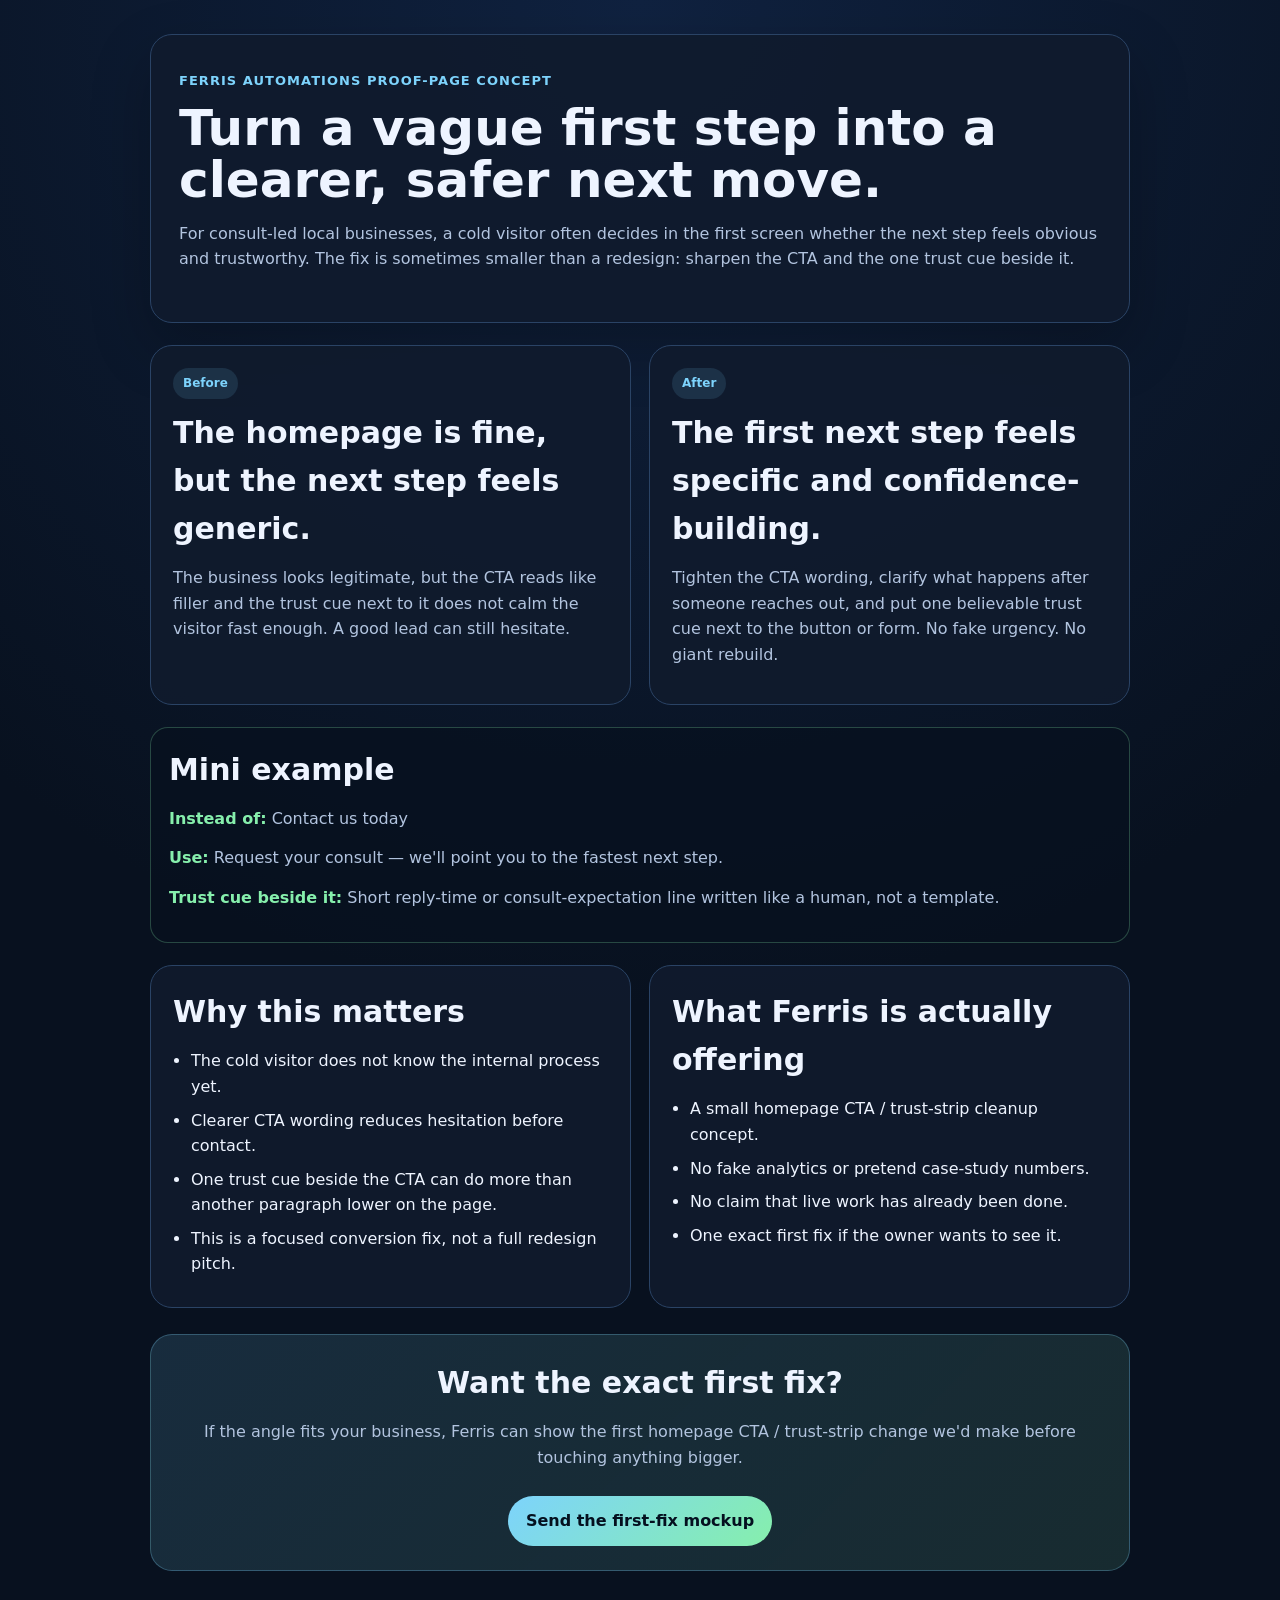
<file: proof-pages/homepage-cta-clarity-proof-page.html>
<!DOCTYPE html>
<html lang="en">
<head>
  <meta charset="UTF-8" />
  <meta name="viewport" content="width=device-width, initial-scale=1.0" />
  <title>Homepage CTA clarity for consult-led local businesses</title>
  <style>
    :root {
      --bg: #08111f;
      --panel: #101b2d;
      --card: #15243a;
      --line: #2a4365;
      --text: #eef4ff;
      --muted: #b2c4df;
      --accent: #7dd3fc;
      --accent2: #86efac;
    }
    * { box-sizing: border-box; }
    body {
      margin: 0;
      font-family: Inter, ui-sans-serif, system-ui, -apple-system, BlinkMacSystemFont, "Segoe UI", sans-serif;
      background: radial-gradient(circle at top, #102240 0%, var(--bg) 58%);
      color: var(--text);
      line-height: 1.6;
    }
    .wrap { width: min(980px, calc(100% - 32px)); margin: 0 auto; }
    .hero, .card { background: rgba(16,27,45,.92); border: 1px solid var(--line); border-radius: 22px; }
    .hero { padding: 36px 28px; box-shadow: 0 24px 60px rgba(0,0,0,.24); margin: 34px 0 22px; }
    .eyebrow { color: var(--accent); font-size: 13px; letter-spacing: .08em; text-transform: uppercase; font-weight: 700; }
    h1 { margin: 10px 0 14px; font-size: clamp(32px, 4vw, 50px); line-height: 1.05; }
    h2 { margin: 0 0 12px; font-size: clamp(22px, 3vw, 30px); }
    p { margin: 0 0 14px; }
    .muted { color: var(--muted); }
    .grid { display: grid; gap: 18px; grid-template-columns: repeat(auto-fit, minmax(260px, 1fr)); margin: 22px 0; }
    .card { padding: 22px; }
    .tag { display: inline-block; margin-bottom: 10px; padding: 6px 10px; border-radius: 999px; background: rgba(125,211,252,.12); color: var(--accent); font-size: 12px; font-weight: 700; }
    ul { margin: 0; padding-left: 18px; }
    li { margin: 8px 0; }
    .example { background: rgba(8,17,31,.72); border: 1px solid rgba(134,239,172,.25); border-radius: 18px; padding: 18px; }
    .example strong { color: var(--accent2); }
    .cta { margin: 26px 0 40px; padding: 24px; text-align: center; background: linear-gradient(135deg, rgba(125,211,252,.14), rgba(134,239,172,.12)); border: 1px solid rgba(125,211,252,.28); border-radius: 22px; }
    .btn { display: inline-block; margin-top: 12px; padding: 12px 18px; border-radius: 999px; color: #04101f; background: linear-gradient(135deg, var(--accent), var(--accent2)); text-decoration: none; font-weight: 800; }
  </style>
</head>
<body>
  <div class="wrap">
    <section class="hero">
      <div class="eyebrow">Ferris Automations proof-page concept</div>
      <h1>Turn a vague first step into a clearer, safer next move.</h1>
      <p class="muted">For consult-led local businesses, a cold visitor often decides in the first screen whether the next step feels obvious and trustworthy. The fix is sometimes smaller than a redesign: sharpen the CTA and the one trust cue beside it.</p>
    </section>

    <div class="grid">
      <section class="card">
        <span class="tag">Before</span>
        <h2>The homepage is fine, but the next step feels generic.</h2>
        <p class="muted">The business looks legitimate, but the CTA reads like filler and the trust cue next to it does not calm the visitor fast enough. A good lead can still hesitate.</p>
      </section>
      <section class="card">
        <span class="tag">After</span>
        <h2>The first next step feels specific and confidence-building.</h2>
        <p class="muted">Tighten the CTA wording, clarify what happens after someone reaches out, and put one believable trust cue next to the button or form. No fake urgency. No giant rebuild.</p>
      </section>
    </div>

    <section class="card example">
      <h2>Mini example</h2>
      <p><strong>Instead of:</strong> <span class="muted">Contact us today</span></p>
      <p><strong>Use:</strong> <span class="muted">Request your consult — we'll point you to the fastest next step.</span></p>
      <p><strong>Trust cue beside it:</strong> <span class="muted">Short reply-time or consult-expectation line written like a human, not a template.</span></p>
    </section>

    <div class="grid">
      <section class="card">
        <h2>Why this matters</h2>
        <ul>
          <li>The cold visitor does not know the internal process yet.</li>
          <li>Clearer CTA wording reduces hesitation before contact.</li>
          <li>One trust cue beside the CTA can do more than another paragraph lower on the page.</li>
          <li>This is a focused conversion fix, not a full redesign pitch.</li>
        </ul>
      </section>
      <section class="card">
        <h2>What Ferris is actually offering</h2>
        <ul>
          <li>A small homepage CTA / trust-strip cleanup concept.</li>
          <li>No fake analytics or pretend case-study numbers.</li>
          <li>No claim that live work has already been done.</li>
          <li>One exact first fix if the owner wants to see it.</li>
        </ul>
      </section>
    </div>

    <section class="cta">
      <h2>Want the exact first fix?</h2>
      <p class="muted">If the angle fits your business, Ferris can show the first homepage CTA / trust-strip change we'd make before touching anything bigger.</p>
      <a class="btn" href="#">Send the first-fix mockup</a>
    </section>
  </div>
</body>
</html>
</file>
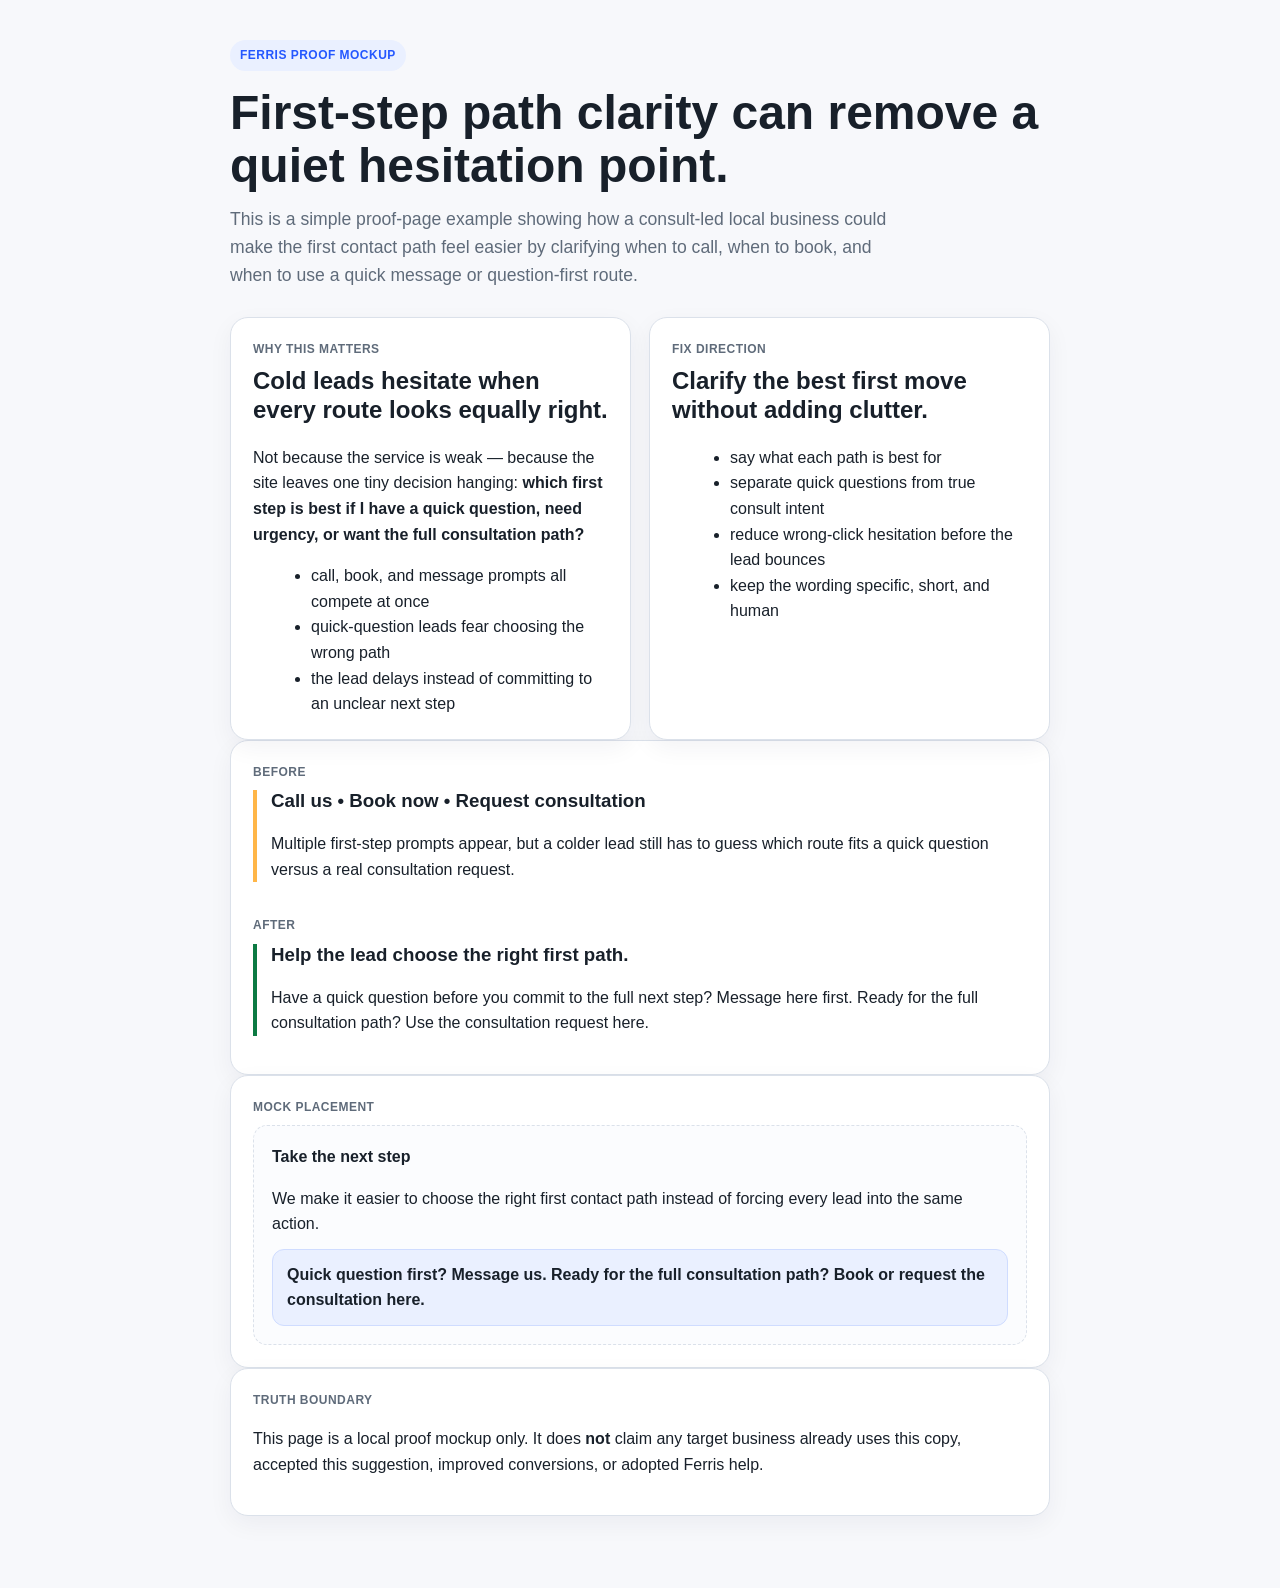
<file: proof-pages/path-choice-clarity-proof-page.html>
<!doctype html>
<html lang="en">
<head>
  <meta charset="utf-8" />
  <meta name="viewport" content="width=device-width, initial-scale=1" />
  <title>Path-Choice Clarity Proof</title>
  <meta name="description" content="Proof-page mockup showing how consult-led local businesses can make the first contact path clearer without fake claims." />
  <style>
    :root { color-scheme: light; --bg:#f7f8fb; --card:#ffffff; --ink:#18202a; --muted:#5f6b7a; --line:#dbe1ea; --accent:#2457ff; --accent-soft:#eaf0ff; --good:#0c7a43; }
    * { box-sizing: border-box; }
    body { margin:0; background:var(--bg); color:var(--ink); font:16px/1.6 -apple-system,BlinkMacSystemFont,"Segoe UI",sans-serif; }
    main { max-width:860px; margin:0 auto; padding:40px 20px 72px; }
    .eyebrow { display:inline-block; padding:6px 10px; border-radius:999px; background:var(--accent-soft); color:var(--accent); font-size:12px; font-weight:700; letter-spacing:.04em; text-transform:uppercase; }
    h1 { font-size:clamp(2rem,4vw,3rem); line-height:1.1; margin:16px 0 12px; }
    p.lead { font-size:1.1rem; color:var(--muted); max-width:70ch; margin:0 0 28px; }
    .grid { display:grid; gap:18px; }
    .card { background:var(--card); border:1px solid var(--line); border-radius:18px; padding:22px; box-shadow:0 8px 24px rgba(15,28,61,.05); }
    .split { display:grid; grid-template-columns:repeat(auto-fit,minmax(260px,1fr)); gap:18px; }
    h2,h3 { margin-top:0; line-height:1.2; }
    .label { font-size:12px; font-weight:700; letter-spacing:.04em; text-transform:uppercase; color:var(--muted); margin-bottom:8px; }
    ul { margin:12px 0 0 18px; }
    .before { border-left:4px solid #ffb648; padding-left:14px; }
    .after { border-left:4px solid var(--good); padding-left:14px; }
    .mock { background:#fbfcfe; border:1px dashed var(--line); border-radius:14px; padding:18px; }
    .mini-strip { margin-top:12px; background:var(--accent-soft); border:1px solid #cfdcff; border-radius:12px; padding:12px 14px; font-weight:600; }
  </style>
</head>
<body>
  <main>
    <span class="eyebrow">Ferris proof mockup</span>
    <h1>First-step path clarity can remove a quiet hesitation point.</h1>
    <p class="lead">This is a simple proof-page example showing how a consult-led local business could make the first contact path feel easier by clarifying when to call, when to book, and when to use a quick message or question-first route.</p>
    <div class="split">
      <section class="card">
        <div class="label">Why this matters</div>
        <h2>Cold leads hesitate when every route looks equally right.</h2>
        <p>Not because the service is weak — because the site leaves one tiny decision hanging: <strong>which first step is best if I have a quick question, need urgency, or want the full consultation path?</strong></p>
        <ul>
          <li>call, book, and message prompts all compete at once</li>
          <li>quick-question leads fear choosing the wrong path</li>
          <li>the lead delays instead of committing to an unclear next step</li>
        </ul>
      </section>
      <section class="card">
        <div class="label">Fix direction</div>
        <h2>Clarify the best first move without adding clutter.</h2>
        <ul>
          <li>say what each path is best for</li>
          <li>separate quick questions from true consult intent</li>
          <li>reduce wrong-click hesitation before the lead bounces</li>
          <li>keep the wording specific, short, and human</li>
        </ul>
      </section>
    </div>
    <section class="card grid">
      <div>
        <div class="label">Before</div>
        <div class="before">
          <h3>Call us • Book now • Request consultation</h3>
          <p>Multiple first-step prompts appear, but a colder lead still has to guess which route fits a quick question versus a real consultation request.</p>
        </div>
      </div>
      <div>
        <div class="label">After</div>
        <div class="after">
          <h3>Help the lead choose the right first path.</h3>
          <p>Have a quick question before you commit to the full next step? Message here first. Ready for the full consultation path? Use the consultation request here.</p>
        </div>
      </div>
    </section>
    <section class="card">
      <div class="label">Mock placement</div>
      <div class="mock">
        <strong>Take the next step</strong>
        <p style="margin-bottom:10px;">We make it easier to choose the right first contact path instead of forcing every lead into the same action.</p>
        <div class="mini-strip">Quick question first? Message us. Ready for the full consultation path? Book or request the consultation here.</div>
      </div>
    </section>
    <section class="card">
      <div class="label">Truth boundary</div>
      <p>This page is a local proof mockup only. It does <strong>not</strong> claim any target business already uses this copy, accepted this suggestion, improved conversions, or adopted Ferris help.</p>
    </section>
  </main>
</body>
</html>
</file>
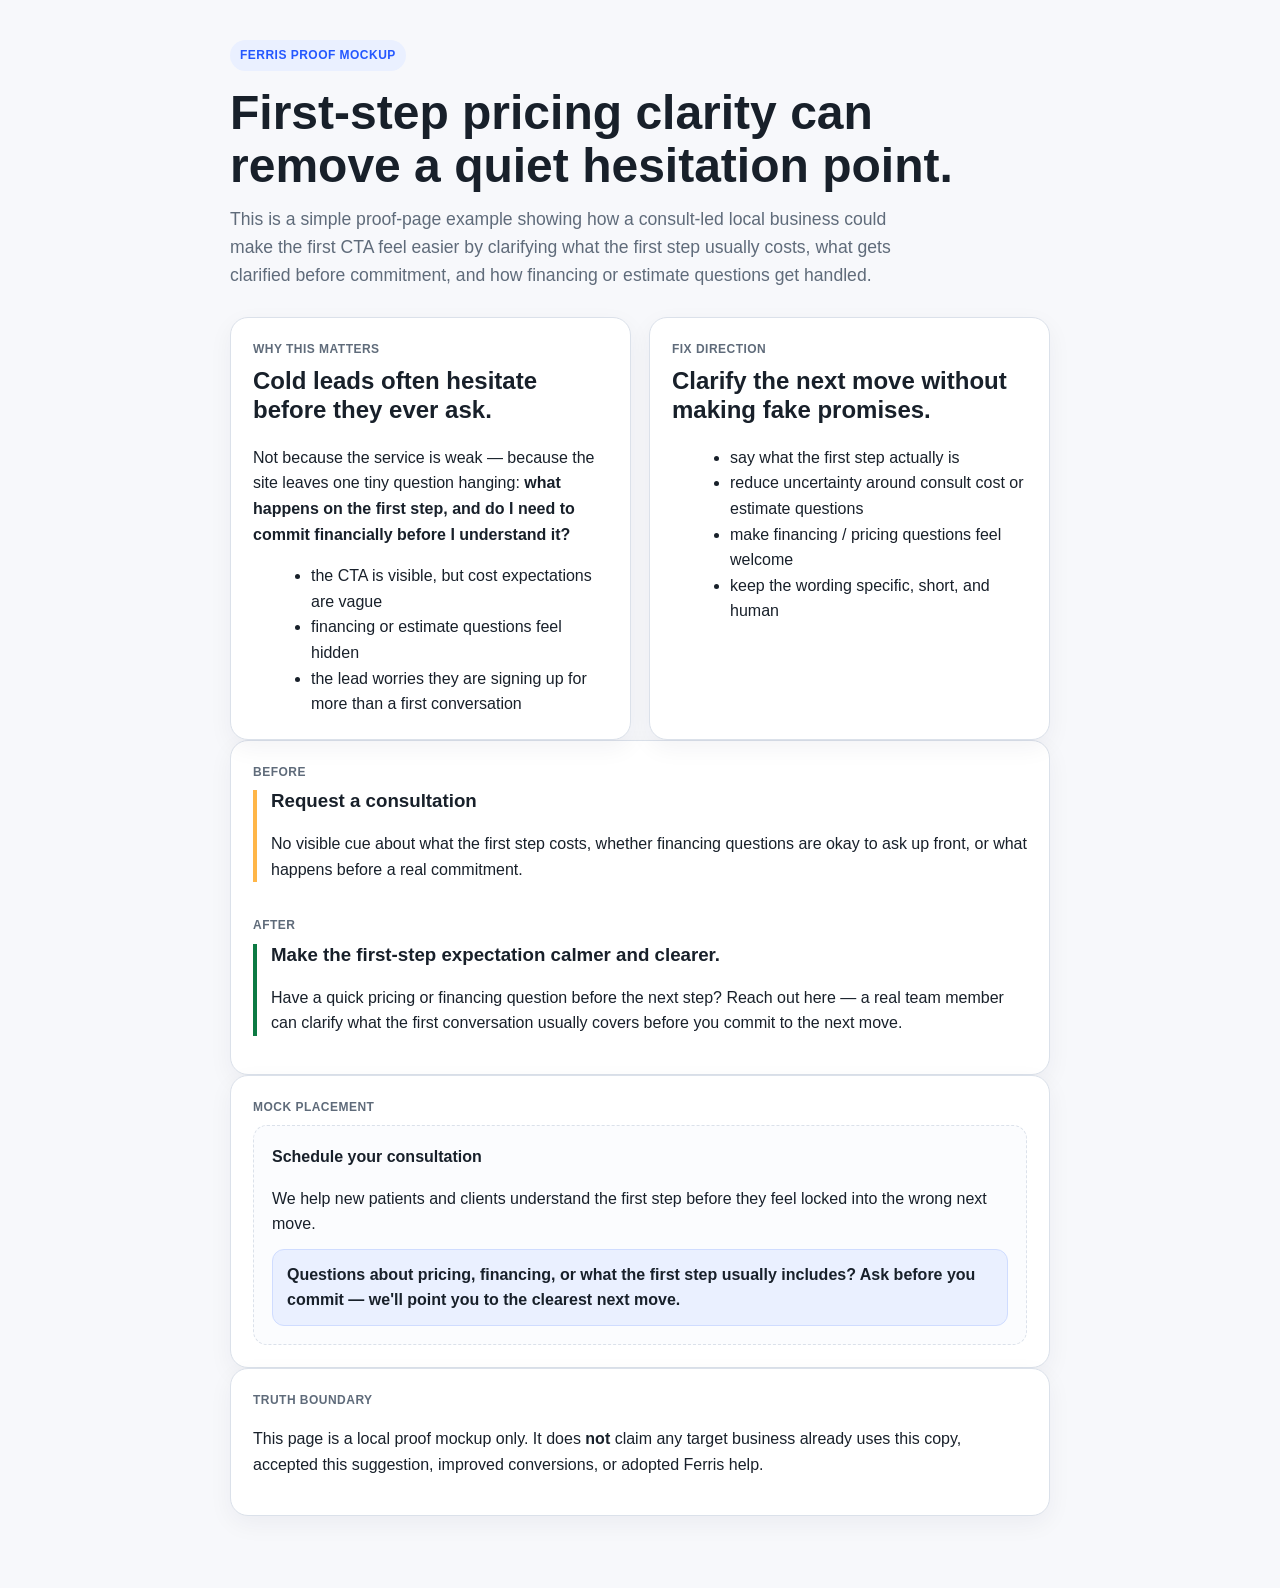
<file: proof-pages/pricing-clarity-proof-page.html>
<!doctype html>
<html lang="en">
<head>
  <meta charset="utf-8" />
  <meta name="viewport" content="width=device-width, initial-scale=1" />
  <title>First-Step Pricing Clarity Proof</title>
  <meta name="description" content="Proof-page mockup showing how consult-led local businesses can make first-step cost expectations clearer without fake price claims." />
  <style>
    :root {
      color-scheme: light;
      --bg: #f7f8fb;
      --card: #ffffff;
      --ink: #18202a;
      --muted: #5f6b7a;
      --line: #dbe1ea;
      --accent: #2457ff;
      --accent-soft: #eaf0ff;
      --good: #0c7a43;
    }
    * { box-sizing: border-box; }
    body {
      margin: 0;
      background: var(--bg);
      color: var(--ink);
      font: 16px/1.6 -apple-system, BlinkMacSystemFont, "Segoe UI", sans-serif;
    }
    main {
      max-width: 860px;
      margin: 0 auto;
      padding: 40px 20px 72px;
    }
    .eyebrow {
      display: inline-block;
      padding: 6px 10px;
      border-radius: 999px;
      background: var(--accent-soft);
      color: var(--accent);
      font-size: 12px;
      font-weight: 700;
      letter-spacing: 0.04em;
      text-transform: uppercase;
    }
    h1 {
      font-size: clamp(2rem, 4vw, 3rem);
      line-height: 1.1;
      margin: 16px 0 12px;
    }
    p.lead {
      font-size: 1.1rem;
      color: var(--muted);
      max-width: 70ch;
      margin: 0 0 28px;
    }
    .grid {
      display: grid;
      gap: 18px;
    }
    .card {
      background: var(--card);
      border: 1px solid var(--line);
      border-radius: 18px;
      padding: 22px;
      box-shadow: 0 8px 24px rgba(15, 28, 61, 0.05);
    }
    .split {
      display: grid;
      grid-template-columns: repeat(auto-fit, minmax(260px, 1fr));
      gap: 18px;
    }
    h2, h3 {
      margin-top: 0;
      line-height: 1.2;
    }
    .label {
      font-size: 12px;
      font-weight: 700;
      letter-spacing: 0.04em;
      text-transform: uppercase;
      color: var(--muted);
      margin-bottom: 8px;
    }
    ul { margin: 12px 0 0 18px; }
    .before {
      border-left: 4px solid #ffb648;
      padding-left: 14px;
    }
    .after {
      border-left: 4px solid var(--good);
      padding-left: 14px;
    }
    .mock {
      background: #fbfcfe;
      border: 1px dashed var(--line);
      border-radius: 14px;
      padding: 18px;
    }
    .mini-strip {
      margin-top: 12px;
      background: var(--accent-soft);
      border: 1px solid #cfdcff;
      border-radius: 12px;
      padding: 12px 14px;
      font-weight: 600;
    }
  </style>
</head>
<body>
  <main>
    <span class="eyebrow">Ferris proof mockup</span>
    <h1>First-step pricing clarity can remove a quiet hesitation point.</h1>
    <p class="lead">This is a simple proof-page example showing how a consult-led local business could make the first CTA feel easier by clarifying what the first step usually costs, what gets clarified before commitment, and how financing or estimate questions get handled.</p>

    <div class="split">
      <section class="card">
        <div class="label">Why this matters</div>
        <h2>Cold leads often hesitate before they ever ask.</h2>
        <p>Not because the service is weak — because the site leaves one tiny question hanging: <strong>what happens on the first step, and do I need to commit financially before I understand it?</strong></p>
        <ul>
          <li>the CTA is visible, but cost expectations are vague</li>
          <li>financing or estimate questions feel hidden</li>
          <li>the lead worries they are signing up for more than a first conversation</li>
        </ul>
      </section>
      <section class="card">
        <div class="label">Fix direction</div>
        <h2>Clarify the next move without making fake promises.</h2>
        <ul>
          <li>say what the first step actually is</li>
          <li>reduce uncertainty around consult cost or estimate questions</li>
          <li>make financing / pricing questions feel welcome</li>
          <li>keep the wording specific, short, and human</li>
        </ul>
      </section>
    </div>

    <section class="card grid">
      <div>
        <div class="label">Before</div>
        <div class="before">
          <h3>Request a consultation</h3>
          <p>No visible cue about what the first step costs, whether financing questions are okay to ask up front, or what happens before a real commitment.</p>
        </div>
      </div>
      <div>
        <div class="label">After</div>
        <div class="after">
          <h3>Make the first-step expectation calmer and clearer.</h3>
          <p>Have a quick pricing or financing question before the next step? Reach out here — a real team member can clarify what the first conversation usually covers before you commit to the next move.</p>
        </div>
      </div>
    </section>

    <section class="card">
      <div class="label">Mock placement</div>
      <div class="mock">
        <strong>Schedule your consultation</strong>
        <p style="margin-bottom:10px;">We help new patients and clients understand the first step before they feel locked into the wrong next move.</p>
        <div class="mini-strip">Questions about pricing, financing, or what the first step usually includes? Ask before you commit — we'll point you to the clearest next move.</div>
      </div>
    </section>

    <section class="card">
      <div class="label">Truth boundary</div>
      <p>This page is a local proof mockup only. It does <strong>not</strong> claim any target business already uses this copy, accepted this suggestion, improved conversions, or adopted Ferris help.</p>
    </section>
  </main>
</body>
</html>
</file>
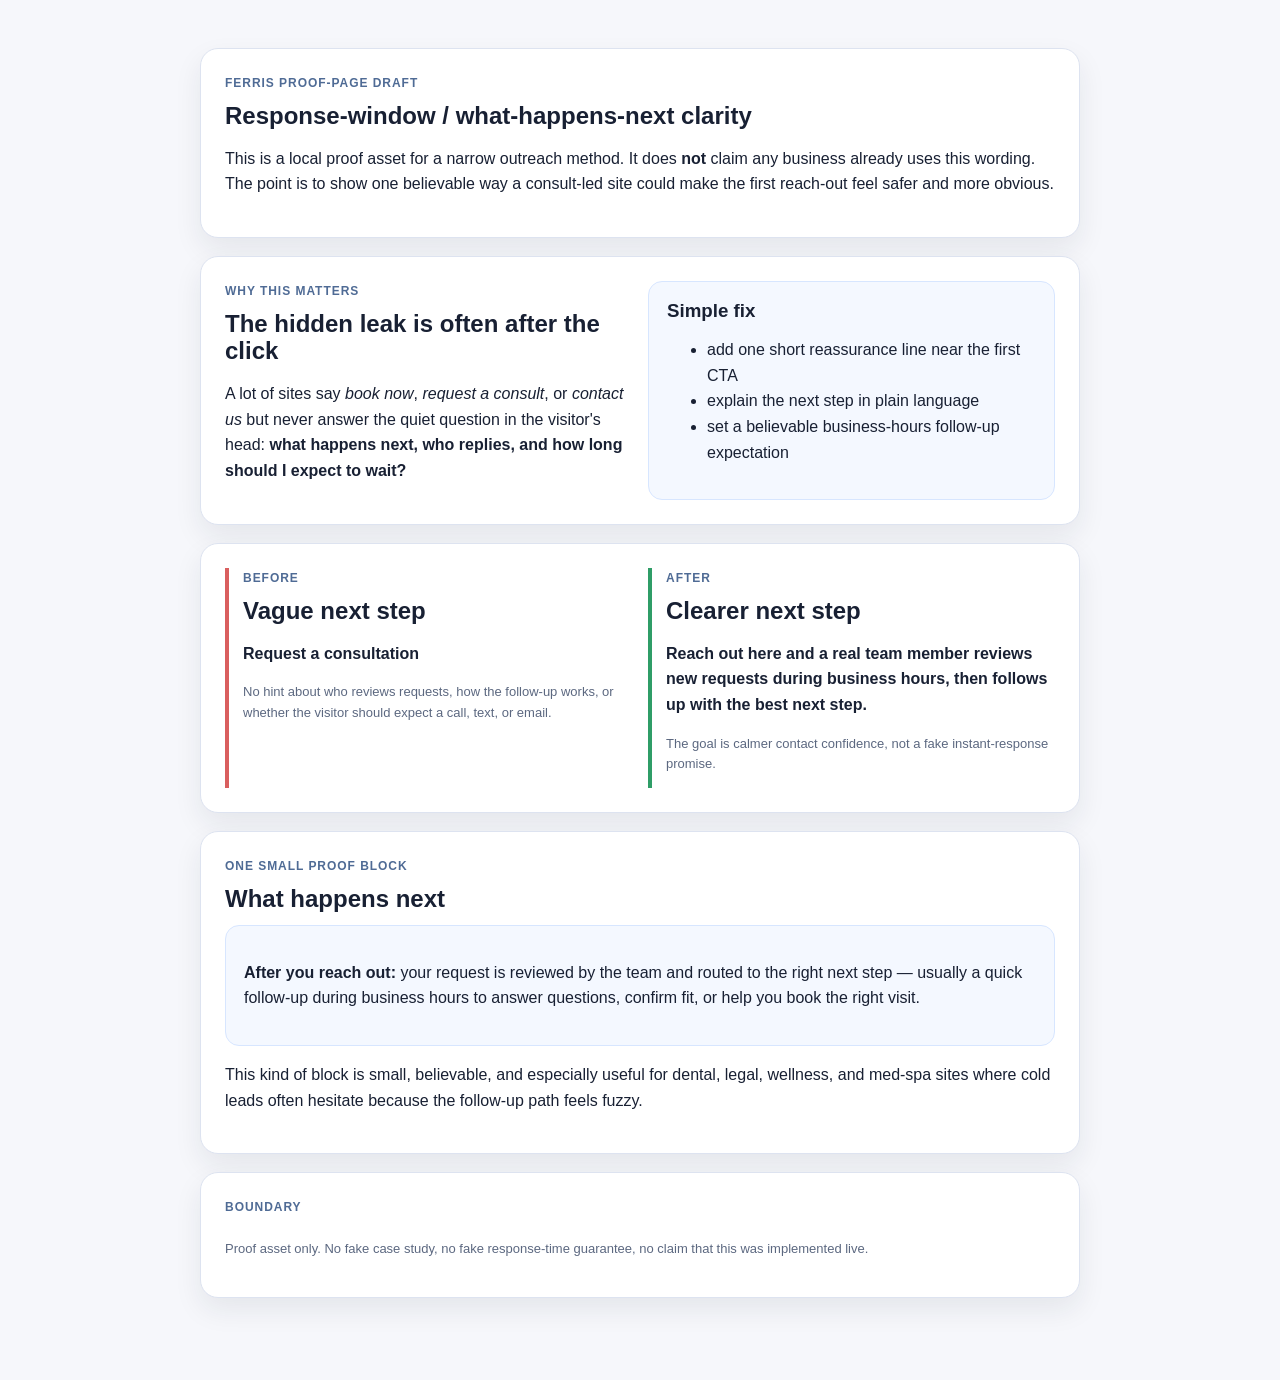
<file: proof-pages/response-window-proof-page.html>
<!doctype html>
<html lang="en">
<head>
  <meta charset="utf-8">
  <meta name="viewport" content="width=device-width, initial-scale=1">
  <title>Response-window / what-happens-next clarity proof</title>
  <style>
    :root { color-scheme: light; }
    body { font-family: -apple-system, BlinkMacSystemFont, "Segoe UI", sans-serif; margin: 0; background: #f6f7fb; color: #182033; }
    main { max-width: 880px; margin: 0 auto; padding: 48px 20px 64px; }
    .card { background: #fff; border: 1px solid #dde3f0; border-radius: 18px; padding: 24px; box-shadow: 0 12px 28px rgba(24,32,51,.08); margin-bottom: 18px; }
    .eyebrow { display:inline-block; font-size: 12px; letter-spacing: .08em; text-transform: uppercase; color: #4f6b95; font-weight: 700; margin-bottom: 12px; }
    h1,h2,h3 { margin: 0 0 12px; line-height: 1.15; }
    p, li { line-height: 1.6; font-size: 16px; }
    .grid { display:grid; grid-template-columns: repeat(auto-fit,minmax(240px,1fr)); gap:16px; }
    .before { border-left: 4px solid #d95f5f; padding-left: 14px; }
    .after { border-left: 4px solid #2f9d67; padding-left: 14px; }
    .sample { background:#f4f8ff; border:1px solid #d7e6ff; border-radius:14px; padding:18px; }
    .tiny { font-size: 13px; color:#5c6880; }
  </style>
</head>
<body>
  <main>
    <section class="card">
      <div class="eyebrow">Ferris proof-page draft</div>
      <h1>Response-window / what-happens-next clarity</h1>
      <p>This is a local proof asset for a narrow outreach method. It does <strong>not</strong> claim any business already uses this wording. The point is to show one believable way a consult-led site could make the first reach-out feel safer and more obvious.</p>
    </section>

    <section class="card grid">
      <div>
        <div class="eyebrow">Why this matters</div>
        <h2>The hidden leak is often after the click</h2>
        <p>A lot of sites say <em>book now</em>, <em>request a consult</em>, or <em>contact us</em> but never answer the quiet question in the visitor's head: <strong>what happens next, who replies, and how long should I expect to wait?</strong></p>
      </div>
      <div class="sample">
        <h3>Simple fix</h3>
        <ul>
          <li>add one short reassurance line near the first CTA</li>
          <li>explain the next step in plain language</li>
          <li>set a believable business-hours follow-up expectation</li>
        </ul>
      </div>
    </section>

    <section class="card grid">
      <div class="before">
        <div class="eyebrow">Before</div>
        <h2>Vague next step</h2>
        <p><strong>Request a consultation</strong></p>
        <p class="tiny">No hint about who reviews requests, how the follow-up works, or whether the visitor should expect a call, text, or email.</p>
      </div>
      <div class="after">
        <div class="eyebrow">After</div>
        <h2>Clearer next step</h2>
        <p><strong>Reach out here and a real team member reviews new requests during business hours, then follows up with the best next step.</strong></p>
        <p class="tiny">The goal is calmer contact confidence, not a fake instant-response promise.</p>
      </div>
    </section>

    <section class="card">
      <div class="eyebrow">One small proof block</div>
      <h2>What happens next</h2>
      <div class="sample">
        <p><strong>After you reach out:</strong> your request is reviewed by the team and routed to the right next step — usually a quick follow-up during business hours to answer questions, confirm fit, or help you book the right visit.</p>
      </div>
      <p>This kind of block is small, believable, and especially useful for dental, legal, wellness, and med-spa sites where cold leads often hesitate because the follow-up path feels fuzzy.</p>
    </section>

    <section class="card">
      <div class="eyebrow">Boundary</div>
      <p class="tiny">Proof asset only. No fake case study, no fake response-time guarantee, no claim that this was implemented live.</p>
    </section>
  </main>
</body>
</html>
</file>
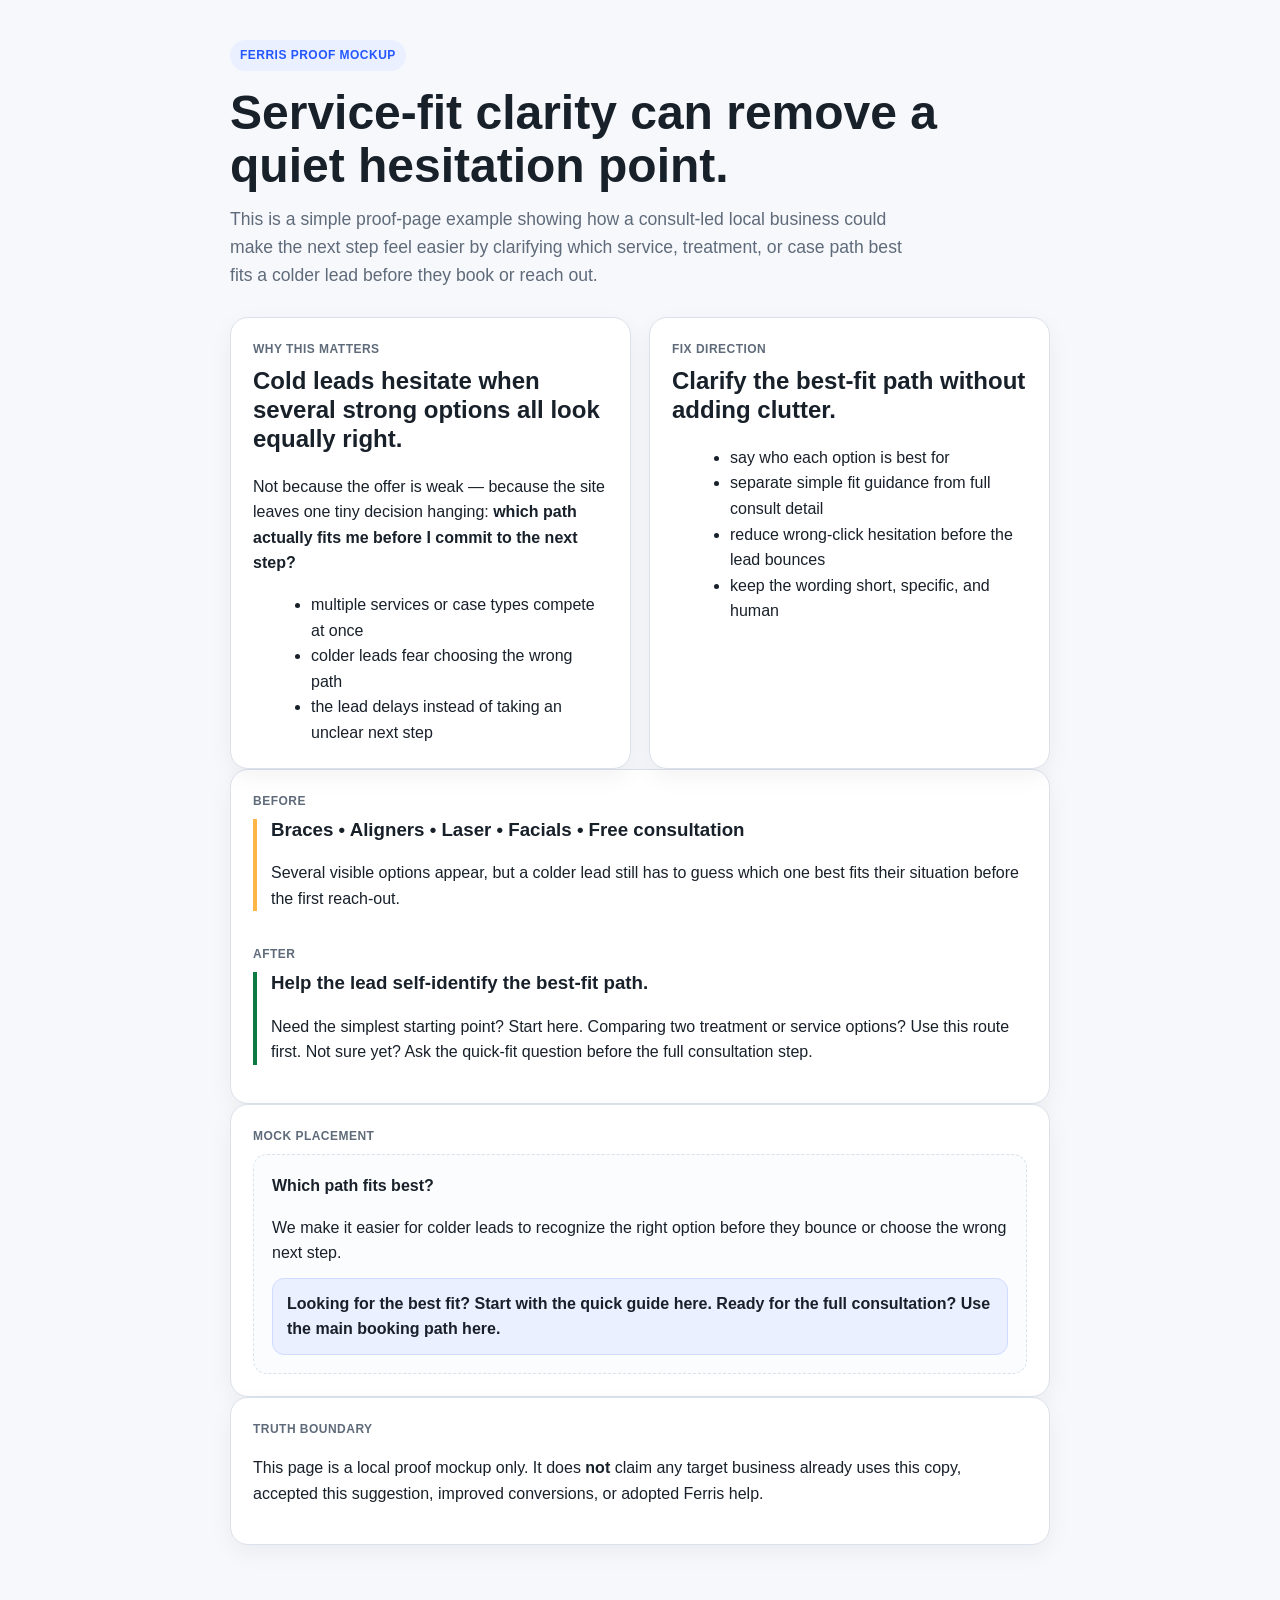
<file: proof-pages/service-fit-clarity-proof-page.html>
<!doctype html>
<html lang="en">
<head>
  <meta charset="utf-8" />
  <meta name="viewport" content="width=device-width, initial-scale=1" />
  <title>Service-Fit Clarity Proof</title>
  <meta name="description" content="Proof-page mockup showing how consult-led local businesses can make service or treatment fit clearer without fake claims." />
  <style>
    :root { color-scheme: light; --bg:#f7f8fb; --card:#ffffff; --ink:#18202a; --muted:#5f6b7a; --line:#dbe1ea; --accent:#2457ff; --accent-soft:#eaf0ff; --good:#0c7a43; }
    * { box-sizing: border-box; }
    body { margin:0; background:var(--bg); color:var(--ink); font:16px/1.6 -apple-system,BlinkMacSystemFont,"Segoe UI",sans-serif; }
    main { max-width:860px; margin:0 auto; padding:40px 20px 72px; }
    .eyebrow { display:inline-block; padding:6px 10px; border-radius:999px; background:var(--accent-soft); color:var(--accent); font-size:12px; font-weight:700; letter-spacing:.04em; text-transform:uppercase; }
    h1 { font-size:clamp(2rem,4vw,3rem); line-height:1.1; margin:16px 0 12px; }
    p.lead { font-size:1.1rem; color:var(--muted); max-width:70ch; margin:0 0 28px; }
    .grid { display:grid; gap:18px; }
    .card { background:var(--card); border:1px solid var(--line); border-radius:18px; padding:22px; box-shadow:0 8px 24px rgba(15,28,61,.05); }
    .split { display:grid; grid-template-columns:repeat(auto-fit,minmax(260px,1fr)); gap:18px; }
    h2,h3 { margin-top:0; line-height:1.2; }
    .label { font-size:12px; font-weight:700; letter-spacing:.04em; text-transform:uppercase; color:var(--muted); margin-bottom:8px; }
    ul { margin:12px 0 0 18px; }
    .before { border-left:4px solid #ffb648; padding-left:14px; }
    .after { border-left:4px solid var(--good); padding-left:14px; }
    .mock { background:#fbfcfe; border:1px dashed var(--line); border-radius:14px; padding:18px; }
    .mini-strip { margin-top:12px; background:var(--accent-soft); border:1px solid #cfdcff; border-radius:12px; padding:12px 14px; font-weight:600; }
  </style>
</head>
<body>
  <main>
    <span class="eyebrow">Ferris proof mockup</span>
    <h1>Service-fit clarity can remove a quiet hesitation point.</h1>
    <p class="lead">This is a simple proof-page example showing how a consult-led local business could make the next step feel easier by clarifying which service, treatment, or case path best fits a colder lead before they book or reach out.</p>
    <div class="split">
      <section class="card">
        <div class="label">Why this matters</div>
        <h2>Cold leads hesitate when several strong options all look equally right.</h2>
        <p>Not because the offer is weak — because the site leaves one tiny decision hanging: <strong>which path actually fits me before I commit to the next step?</strong></p>
        <ul>
          <li>multiple services or case types compete at once</li>
          <li>colder leads fear choosing the wrong path</li>
          <li>the lead delays instead of taking an unclear next step</li>
        </ul>
      </section>
      <section class="card">
        <div class="label">Fix direction</div>
        <h2>Clarify the best-fit path without adding clutter.</h2>
        <ul>
          <li>say who each option is best for</li>
          <li>separate simple fit guidance from full consult detail</li>
          <li>reduce wrong-click hesitation before the lead bounces</li>
          <li>keep the wording short, specific, and human</li>
        </ul>
      </section>
    </div>
    <section class="card grid">
      <div>
        <div class="label">Before</div>
        <div class="before">
          <h3>Braces • Aligners • Laser • Facials • Free consultation</h3>
          <p>Several visible options appear, but a colder lead still has to guess which one best fits their situation before the first reach-out.</p>
        </div>
      </div>
      <div>
        <div class="label">After</div>
        <div class="after">
          <h3>Help the lead self-identify the best-fit path.</h3>
          <p>Need the simplest starting point? Start here. Comparing two treatment or service options? Use this route first. Not sure yet? Ask the quick-fit question before the full consultation step.</p>
        </div>
      </div>
    </section>
    <section class="card">
      <div class="label">Mock placement</div>
      <div class="mock">
        <strong>Which path fits best?</strong>
        <p style="margin-bottom:10px;">We make it easier for colder leads to recognize the right option before they bounce or choose the wrong next step.</p>
        <div class="mini-strip">Looking for the best fit? Start with the quick guide here. Ready for the full consultation? Use the main booking path here.</div>
      </div>
    </section>
    <section class="card">
      <div class="label">Truth boundary</div>
      <p>This page is a local proof mockup only. It does <strong>not</strong> claim any target business already uses this copy, accepted this suggestion, improved conversions, or adopted Ferris help.</p>
    </section>
  </main>
</body>
</html>
</file>
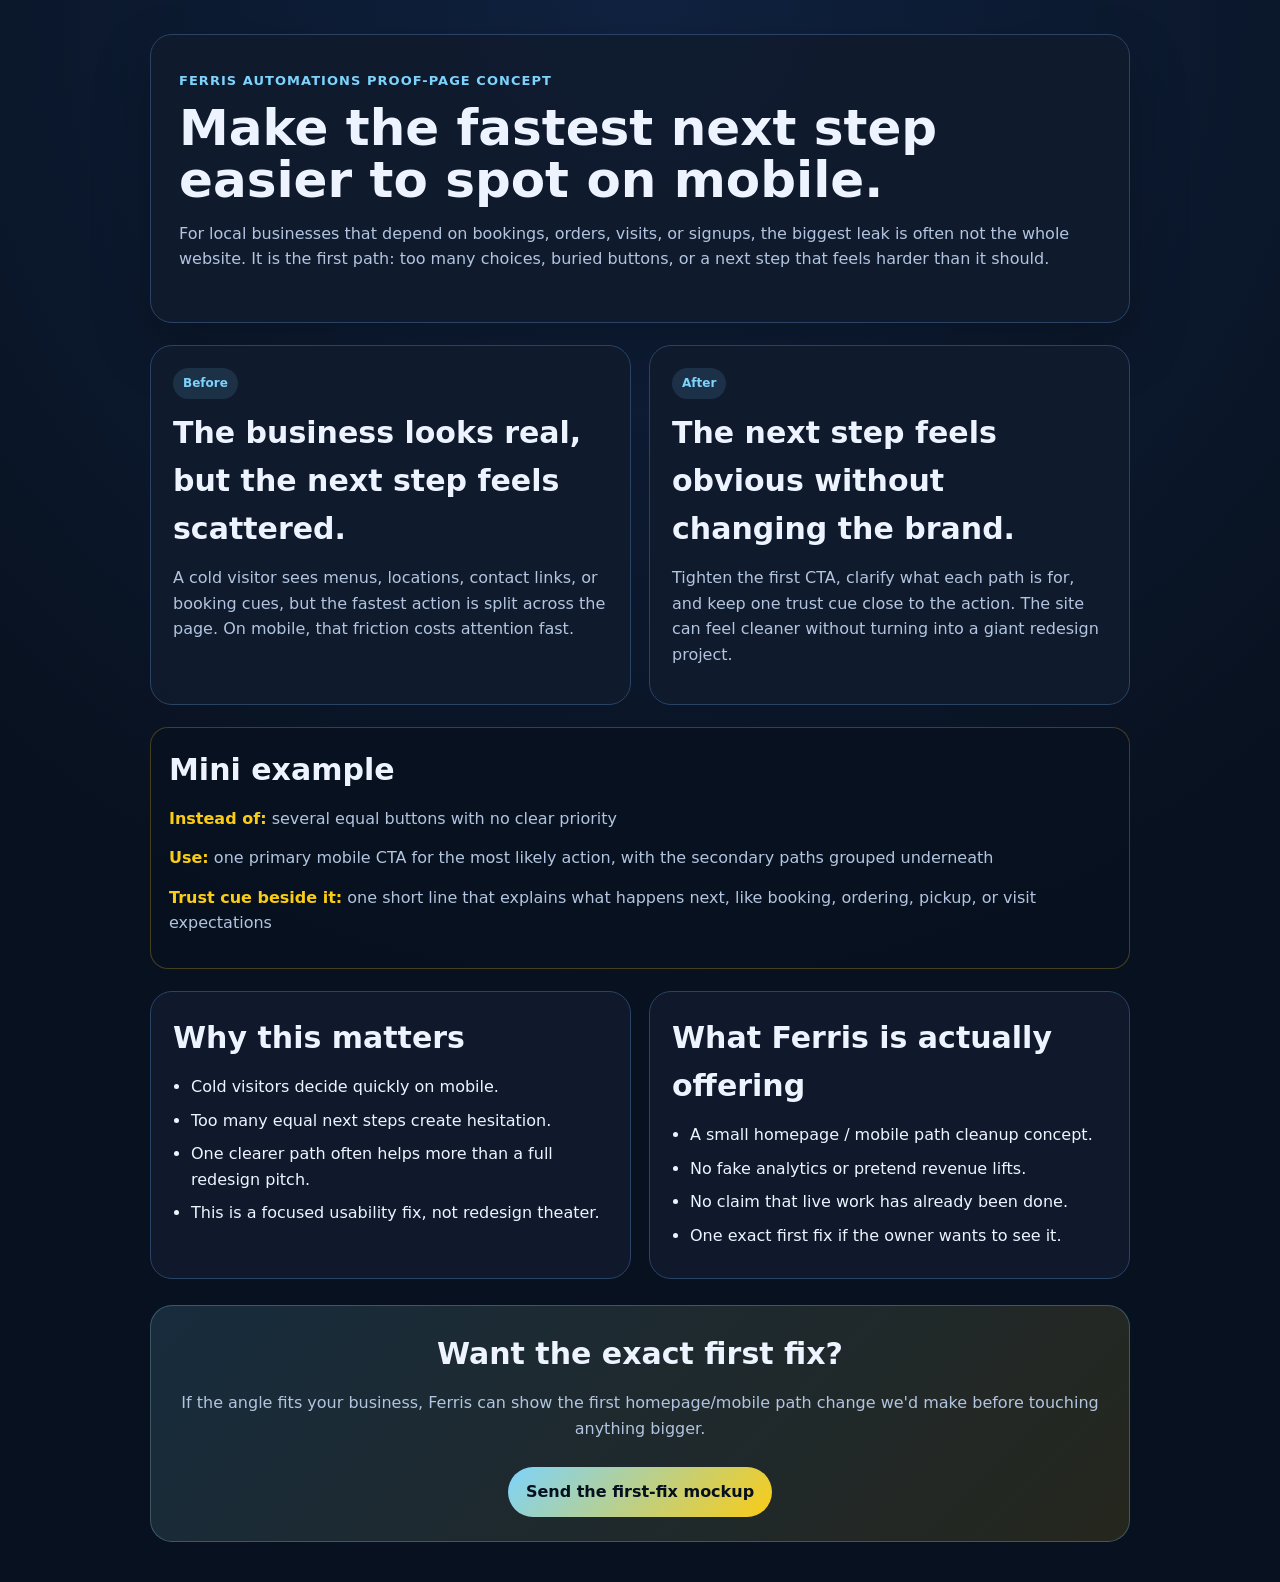
<file: proof-pages/website-redesign-proof-page.html>
<!DOCTYPE html>
<html lang="en">
<head>
  <meta charset="UTF-8" />
  <meta name="viewport" content="width=device-width, initial-scale=1.0" />
  <title>Website path clarity for local businesses</title>
  <style>
    :root {
      --bg: #08111f;
      --panel: #101b2d;
      --card: #15243a;
      --line: #2a4365;
      --text: #eef4ff;
      --muted: #b2c4df;
      --accent: #7dd3fc;
      --accent2: #facc15;
    }
    * { box-sizing: border-box; }
    body { margin: 0; font-family: Inter, ui-sans-serif, system-ui, -apple-system, BlinkMacSystemFont, "Segoe UI", sans-serif; background: radial-gradient(circle at top, #102240 0%, var(--bg) 58%); color: var(--text); line-height: 1.6; }
    .wrap { width: min(980px, calc(100% - 32px)); margin: 0 auto; }
    .hero, .card { background: rgba(16,27,45,.92); border: 1px solid var(--line); border-radius: 22px; }
    .hero { padding: 36px 28px; box-shadow: 0 24px 60px rgba(0,0,0,.24); margin: 34px 0 22px; }
    .eyebrow { color: var(--accent); font-size: 13px; letter-spacing: .08em; text-transform: uppercase; font-weight: 700; }
    h1 { margin: 10px 0 14px; font-size: clamp(32px, 4vw, 50px); line-height: 1.05; }
    h2 { margin: 0 0 12px; font-size: clamp(22px, 3vw, 30px); }
    p { margin: 0 0 14px; }
    .muted { color: var(--muted); }
    .grid { display: grid; gap: 18px; grid-template-columns: repeat(auto-fit, minmax(260px, 1fr)); margin: 22px 0; }
    .card { padding: 22px; }
    .tag { display: inline-block; margin-bottom: 10px; padding: 6px 10px; border-radius: 999px; background: rgba(125,211,252,.12); color: var(--accent); font-size: 12px; font-weight: 700; }
    ul { margin: 0; padding-left: 18px; }
    li { margin: 8px 0; }
    .example { background: rgba(8,17,31,.72); border: 1px solid rgba(250,204,21,.25); border-radius: 18px; padding: 18px; }
    .example strong { color: var(--accent2); }
    .cta { margin: 26px 0 40px; padding: 24px; text-align: center; background: linear-gradient(135deg, rgba(125,211,252,.14), rgba(250,204,21,.12)); border: 1px solid rgba(125,211,252,.28); border-radius: 22px; }
    .btn { display: inline-block; margin-top: 12px; padding: 12px 18px; border-radius: 999px; color: #04101f; background: linear-gradient(135deg, var(--accent), var(--accent2)); text-decoration: none; font-weight: 800; }
  </style>
</head>
<body>
  <div class="wrap">
    <section class="hero">
      <div class="eyebrow">Ferris Automations proof-page concept</div>
      <h1>Make the fastest next step easier to spot on mobile.</h1>
      <p class="muted">For local businesses that depend on bookings, orders, visits, or signups, the biggest leak is often not the whole website. It is the first path: too many choices, buried buttons, or a next step that feels harder than it should.</p>
    </section>

    <div class="grid">
      <section class="card">
        <span class="tag">Before</span>
        <h2>The business looks real, but the next step feels scattered.</h2>
        <p class="muted">A cold visitor sees menus, locations, contact links, or booking cues, but the fastest action is split across the page. On mobile, that friction costs attention fast.</p>
      </section>
      <section class="card">
        <span class="tag">After</span>
        <h2>The next step feels obvious without changing the brand.</h2>
        <p class="muted">Tighten the first CTA, clarify what each path is for, and keep one trust cue close to the action. The site can feel cleaner without turning into a giant redesign project.</p>
      </section>
    </div>

    <section class="card example">
      <h2>Mini example</h2>
      <p><strong>Instead of:</strong> <span class="muted">several equal buttons with no clear priority</span></p>
      <p><strong>Use:</strong> <span class="muted">one primary mobile CTA for the most likely action, with the secondary paths grouped underneath</span></p>
      <p><strong>Trust cue beside it:</strong> <span class="muted">one short line that explains what happens next, like booking, ordering, pickup, or visit expectations</span></p>
    </section>

    <div class="grid">
      <section class="card">
        <h2>Why this matters</h2>
        <ul>
          <li>Cold visitors decide quickly on mobile.</li>
          <li>Too many equal next steps create hesitation.</li>
          <li>One clearer path often helps more than a full redesign pitch.</li>
          <li>This is a focused usability fix, not redesign theater.</li>
        </ul>
      </section>
      <section class="card">
        <h2>What Ferris is actually offering</h2>
        <ul>
          <li>A small homepage / mobile path cleanup concept.</li>
          <li>No fake analytics or pretend revenue lifts.</li>
          <li>No claim that live work has already been done.</li>
          <li>One exact first fix if the owner wants to see it.</li>
        </ul>
      </section>
    </div>

    <section class="cta">
      <h2>Want the exact first fix?</h2>
      <p class="muted">If the angle fits your business, Ferris can show the first homepage/mobile path change we'd make before touching anything bigger.</p>
      <a class="btn" href="#">Send the first-fix mockup</a>
    </section>
  </div>
</body>
</html>
</file>
